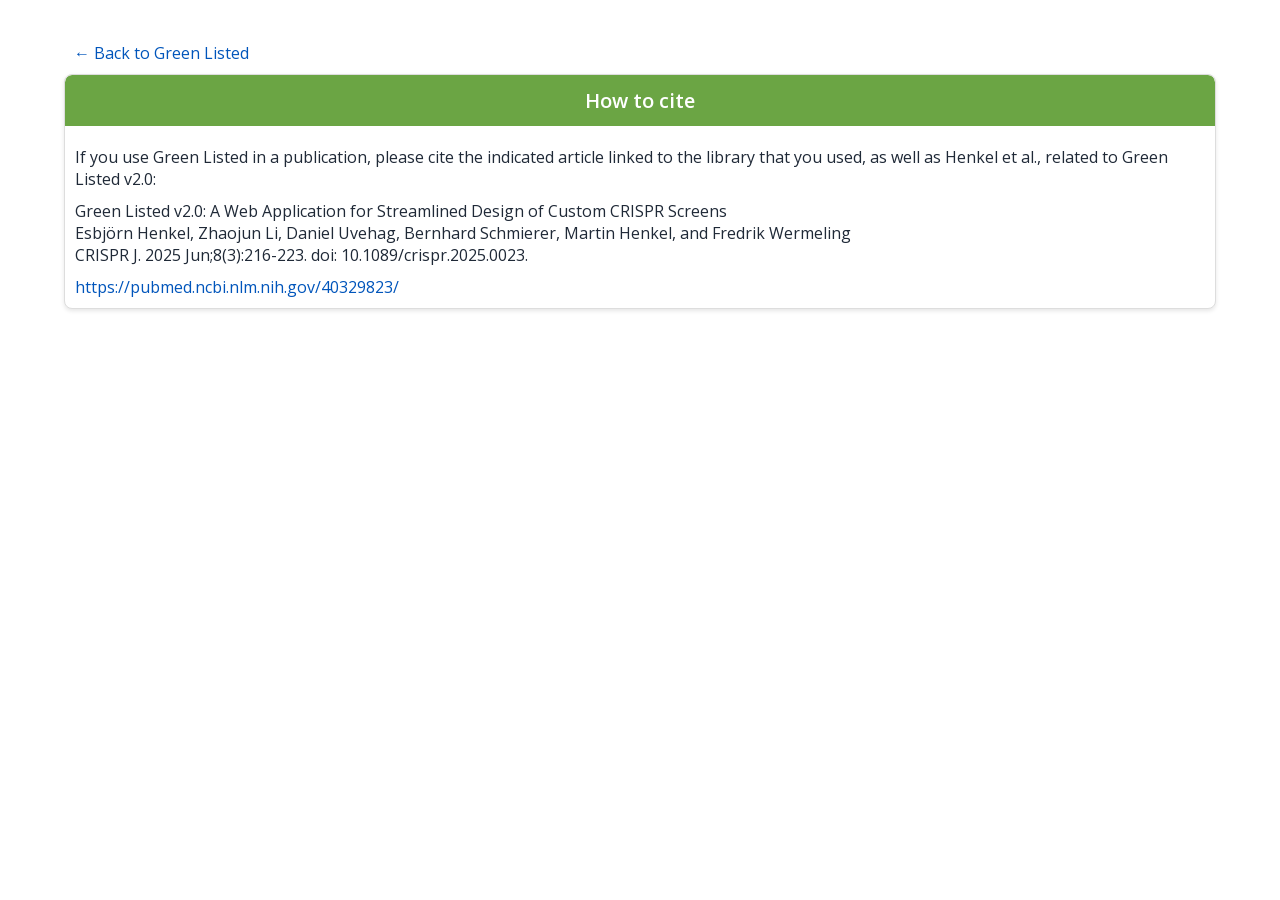
<file: infoHowToCite.html>
<!DOCTYPE html>
<html lang="en">

<head>
    <meta charset="UTF-8">
    <meta name="viewport" content="width=device-width, initial-scale=1.0">
    <title>How to Cite</title>
    <link rel="stylesheet" media="all" href="index.css">
</head>
<header></header>

<body>
    <p style="padding: 10px;"><a href="index.html">&larr; Back to Green Listed</a></p>
    <div class="plate">
        <h1 class="plateTitle">How to cite</h1>
        <div class="plateContent">
            <p>
                If you use Green Listed in a publication, please cite the indicated article linked to the library that you used, as well as Henkel et al., related to Green Listed v2.0:
            </p>
            <p>
                Green Listed v2.0: A Web Application for Streamlined Design of Custom CRISPR Screens<br/>
                Esbjörn Henkel, Zhaojun Li, Daniel Uvehag, Bernhard Schmierer, Martin Henkel, and Fredrik Wermeling<br/>
                CRISPR J. 2025 Jun;8(3):216-223. doi: 10.1089/crispr.2025.0023.<br/>
            </p>  
                <a href="https://pubmed.ncbi.nlm.nih.gov/40329823/">https://pubmed.ncbi.nlm.nih.gov/40329823/ </a>
        </div>
    </div>

</body>

</html>
</file>
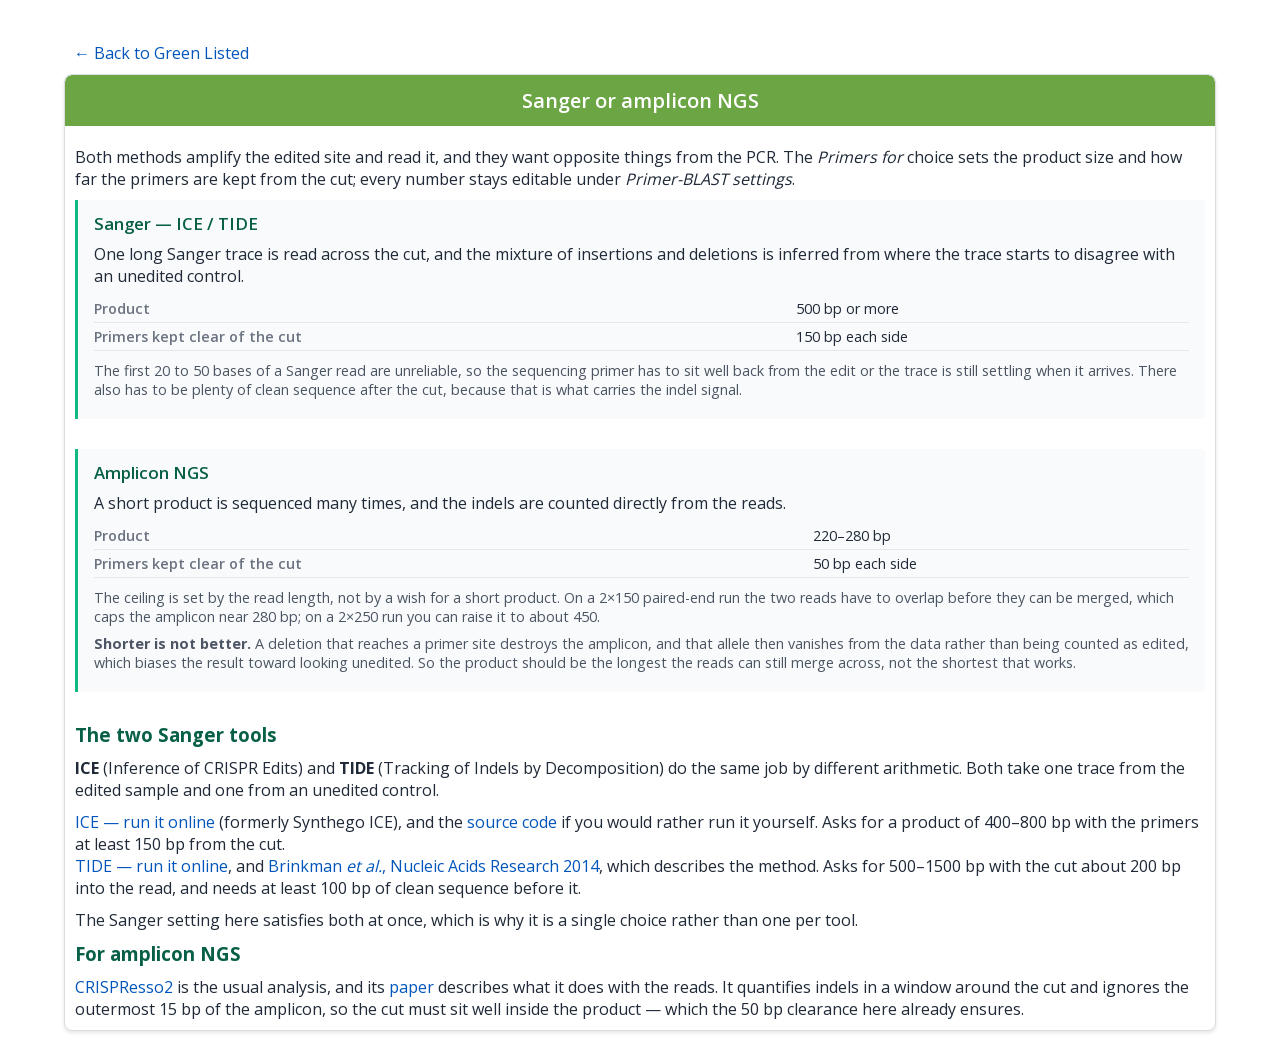
<file: infoPrimerReadouts.html>
<!DOCTYPE html>
<html lang="en">

<head>
    <meta charset="UTF-8">
    <meta name="viewport" content="width=device-width, initial-scale=1.0">
    <title>Reading an edit - Green Listed</title>
    <link rel="stylesheet" media="all" href="index.css">
</head>
<header></header>

<body>
    <p style="padding: 10px;"><a href="index.html">&larr; Back to Green Listed</a></p>
    <div class="plate">
        <h1 class="plateTitle">Sanger or amplicon NGS</h1>
        <div class="plateContent">

            <style>
                .roBlock { margin: 0 0 20px 0; padding: 12px 16px; border-left: 3px solid #10b981; background: #f9fafb; border-radius: 0 4px 4px 0; }
                .roBlock > h3 { font-size: 1.05rem; font-weight: 600; color: #065f46; margin: 0 0 8px 0; }
                .roBlock p { margin: 0 0 8px 0; }
                .roNums { width: 100%; border-collapse: collapse; margin: 8px 0 0 0; font-size: 0.9rem; }
                .roNums th, .roNums td { text-align: left; padding: 4px 10px 4px 0; border-bottom: 1px solid #e5e7eb; }
                .roNums th { color: #6b7280; font-weight: 600; }
                .roWhy { font-size: 0.9rem; color: #4b5563; }
            </style>

            <p>Both methods amplify the edited site and read it, and they want opposite things from the
                PCR. The <em>Primers for</em> choice sets the product size and how far the primers are kept
                from the cut; every number stays editable under <em>Primer-BLAST settings</em>.</p>

            <div class="roBlock">
                <h3>Sanger &mdash; ICE / TIDE</h3>
                <p>One long Sanger trace is read across the cut, and the mixture of insertions and
                    deletions is inferred from where the trace starts to disagree with an unedited control.</p>
                <table class="roNums">
                    <tr><th>Product</th><td>500&nbsp;bp or more</td></tr>
                    <tr><th>Primers kept clear of the cut</th><td>150&nbsp;bp each side</td></tr>
                </table>
                <p class="roWhy" style="margin-top:10px;">The first 20 to 50 bases of a Sanger read are
                    unreliable, so the sequencing primer has to sit well back from the edit or the trace is
                    still settling when it arrives. There also has to be plenty of clean sequence after the
                    cut, because that is what carries the indel signal.</p>
            </div>

            <div class="roBlock">
                <h3>Amplicon NGS</h3>
                <p>A short product is sequenced many times, and the indels are counted directly from the
                    reads.</p>
                <table class="roNums">
                    <tr><th>Product</th><td>220&ndash;280&nbsp;bp</td></tr>
                    <tr><th>Primers kept clear of the cut</th><td>50&nbsp;bp each side</td></tr>
                </table>
                <p class="roWhy" style="margin-top:10px;">The ceiling is set by the read length, not by a
                    wish for a short product. On a 2&times;150 paired-end run the two reads have to overlap
                    before they can be merged, which caps the amplicon near 280&nbsp;bp; on a 2&times;250 run
                    you can raise it to about 450.</p>
                <p class="roWhy"><b>Shorter is not better.</b> A deletion that reaches a primer site
                    destroys the amplicon, and that allele then vanishes from the data rather than being
                    counted as edited, which biases the result toward looking unedited. So the product
                    should be the longest the reads can still merge across, not the shortest that works.</p>
            </div>

            <h3 style="color:#065f46;">The two Sanger tools</h3>
            <p><b>ICE</b> (Inference of CRISPR Edits) and <b>TIDE</b> (Tracking of Indels by Decomposition)
                do the same job by different arithmetic. Both take one trace from the edited sample and one
                from an unedited control.</p>
            <ul>
                <li><a target="_blank" rel="noopener noreferrer" href="https://ice.editco.bio/">ICE &mdash;
                    run it online</a> (formerly Synthego ICE), and the
                    <a target="_blank" rel="noopener noreferrer" href="https://github.com/synthego-open/ice">source
                    code</a> if you would rather run it yourself. Asks for a product of 400&ndash;800&nbsp;bp
                    with the primers at least 150&nbsp;bp from the cut.</li>
                <li><a target="_blank" rel="noopener noreferrer" href="https://tide.nki.nl/">TIDE &mdash; run it
                    online</a>, and <a target="_blank" rel="noopener noreferrer"
                    href="https://doi.org/10.1093/nar/gku936">Brinkman <em>et al.</em>, Nucleic Acids Research
                    2014</a>, which describes the method. Asks for 500&ndash;1500&nbsp;bp with the cut about
                    200&nbsp;bp into the read, and needs at least 100&nbsp;bp of clean sequence before it.</li>
            </ul>
            <p>The Sanger setting here satisfies both at once, which is why it is a single choice rather
                than one per tool.</p>

            <h3 style="color:#065f46;">For amplicon NGS</h3>
            <p><a target="_blank" rel="noopener noreferrer" href="https://crispresso.pinellolab.partners.org/">CRISPResso2</a>
                is the usual analysis, and its
                <a target="_blank" rel="noopener noreferrer" href="https://doi.org/10.1038/s41587-019-0032-3">paper</a>
                describes what it does with the reads. It quantifies indels in a window around the cut and
                ignores the outermost 15&nbsp;bp of the amplicon, so the cut must sit well inside the
                product &mdash; which the 50&nbsp;bp clearance here already ensures.</p>

        </div>
    </div>
</body>

</html>
</file>
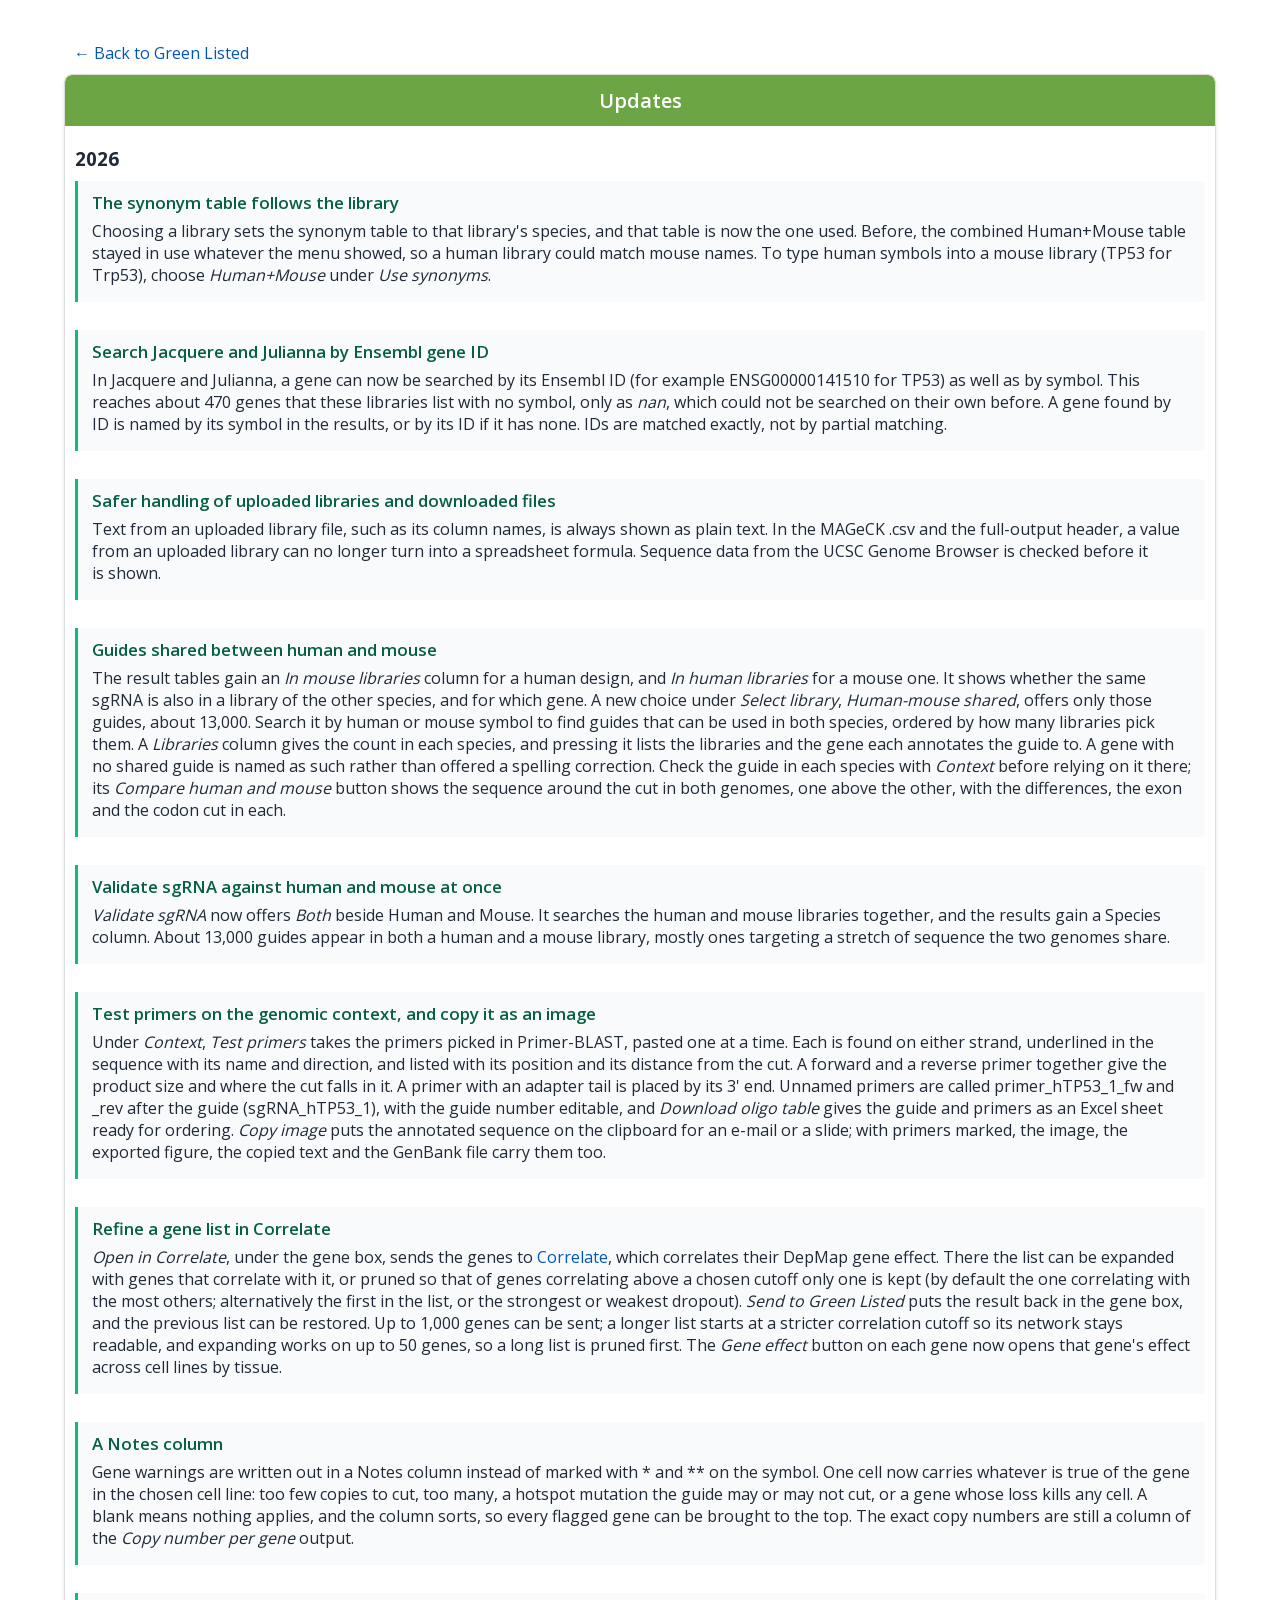
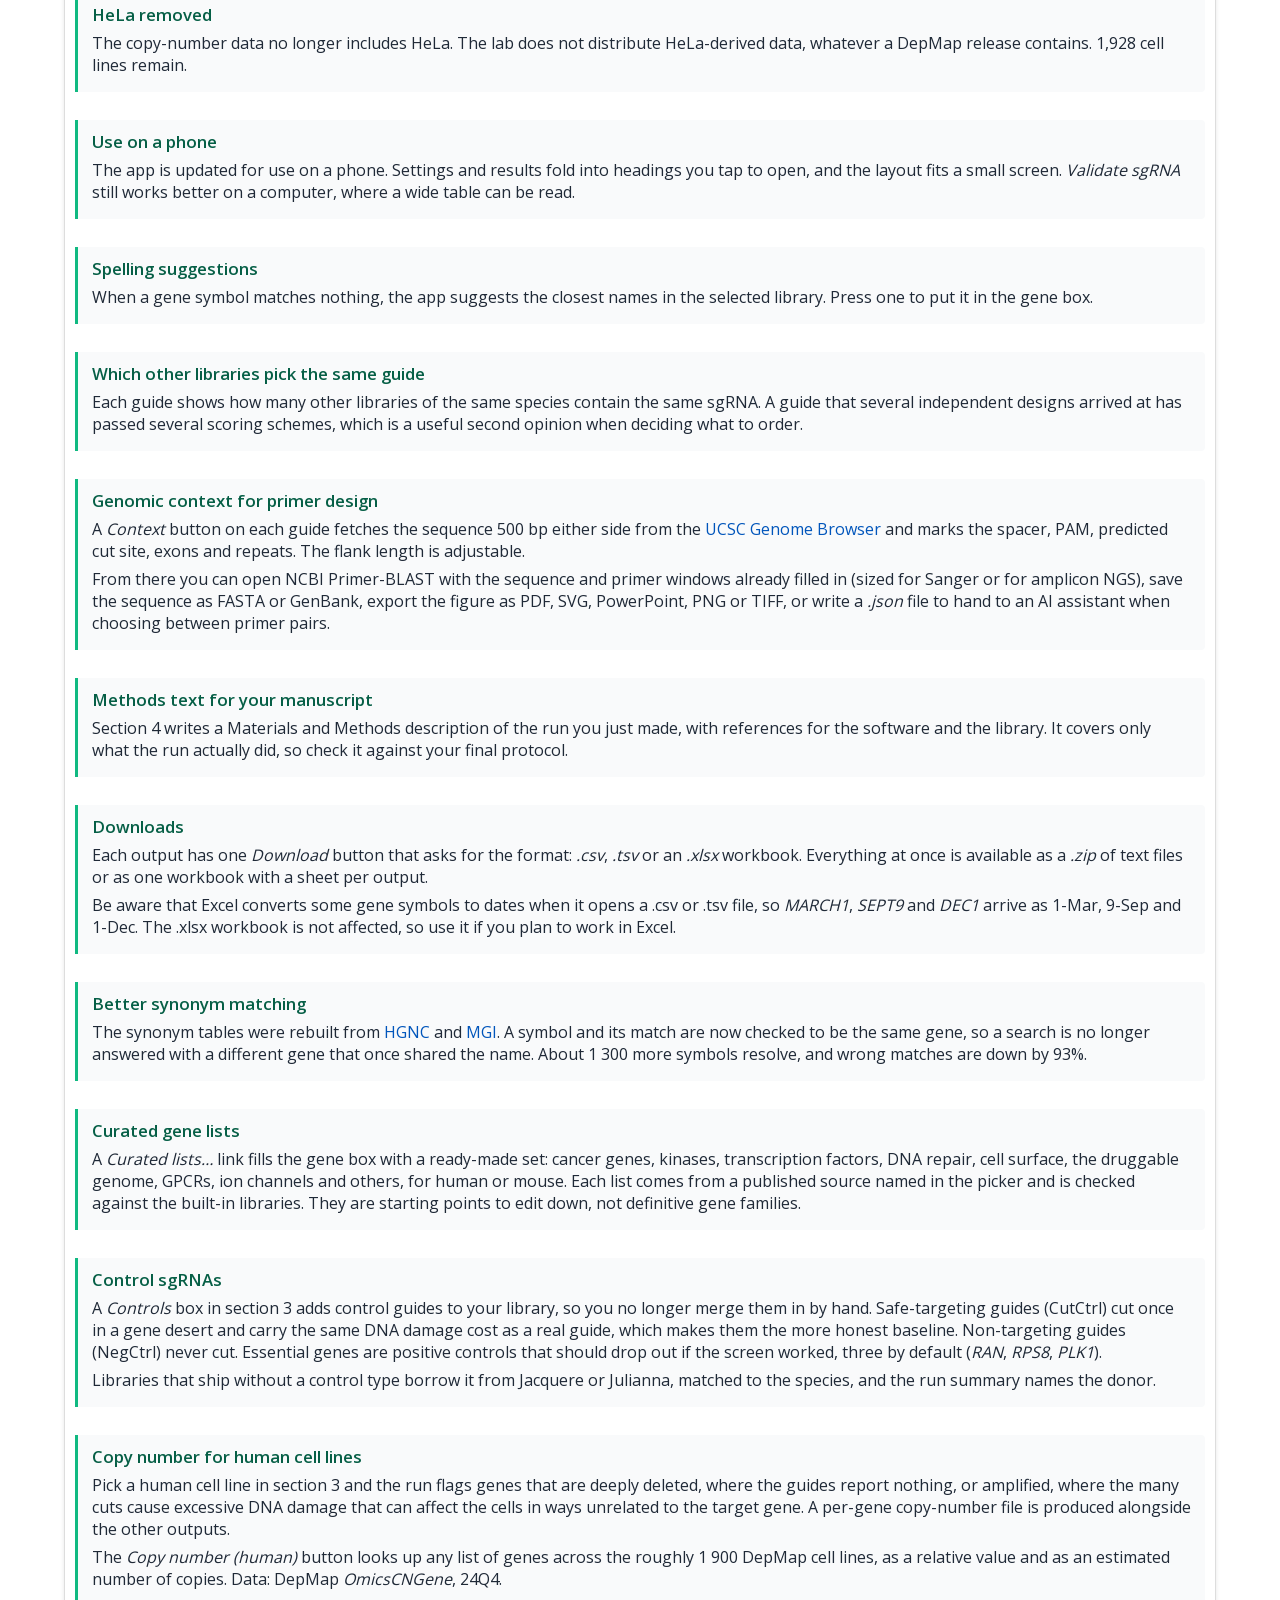
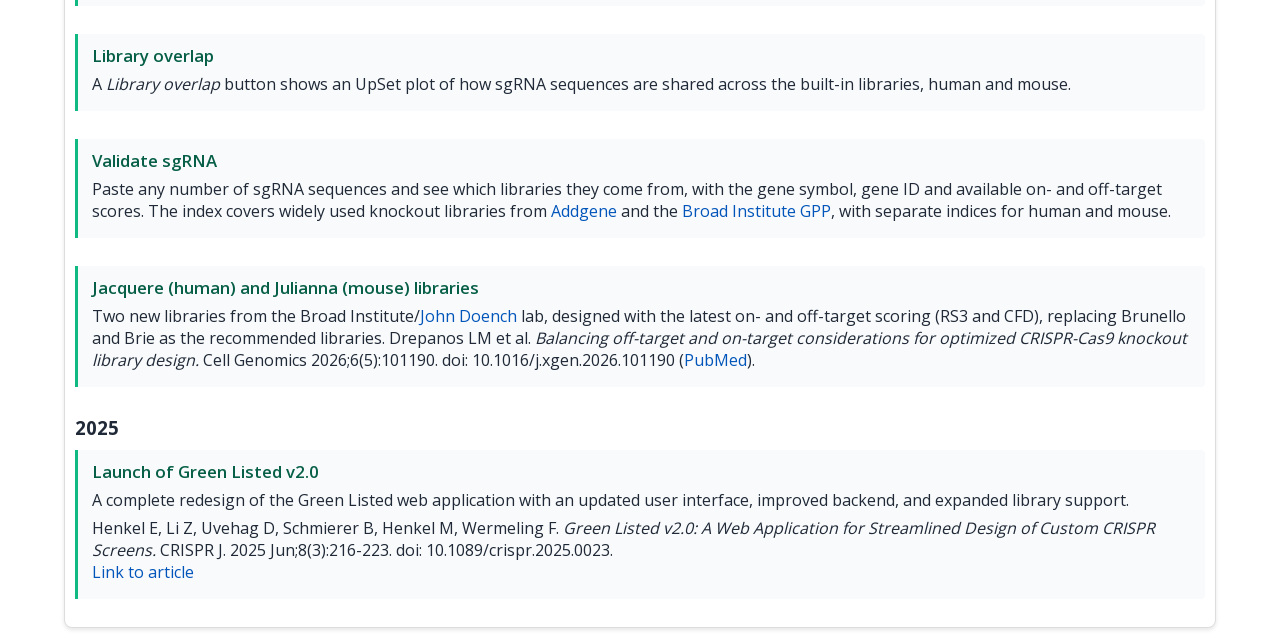
<file: infoUpdates.html>
<!DOCTYPE html>
<html lang="en">

<head>
    <meta charset="UTF-8">
    <meta name="viewport" content="width=device-width, initial-scale=1.0">
    <title>Updates - Green Listed</title>
    <link rel="stylesheet" media="all" href="index.css">
</head>
<header></header>

<body>
    <p style="padding: 10px;"><a href="index.html">&larr; Back to Green Listed</a></p>
    <div class="plate">
        <h1 class="plateTitle">Updates</h1>
        <div class="plateContent">

            <style>
                .updateEntry { margin: 0 0 18px 0; padding: 10px 14px; border-left: 3px solid #10b981; background: #f9fafb; border-radius: 0 4px 4px 0; }
                .updateEntry > .updateTitle { font-size: 1.05rem; font-weight: 600; color: #065f46; margin: 0 0 6px 0; }
                .updateEntry > p { margin: 0 0 6px 0; }
                .updateSubFeature { margin: 8px 0 0 0; padding: 8px 12px; background: #ffffff; border-left: 2px solid #a7f3d0; border-radius: 0 4px 4px 0; }
                .updateSubFeature > p { margin: 0; }
                .updateSubFeature .subTitle { font-weight: 600; color: #065f46; }
            </style>

            <h3>2026</h3>

            <div class="updateEntry">
                <div class="updateTitle">The synonym table follows the library</div>
                <p>Choosing a library sets the synonym table to that library's species, and that table is now the one used. Before, the combined Human+Mouse table stayed in use whatever the menu showed, so a human library could match mouse names. To type human symbols into a mouse library (TP53 for Trp53), choose <em>Human+Mouse</em> under <em>Use synonyms</em>.</p>
            </div>

            <div class="updateEntry">
                <div class="updateTitle">Search Jacquere and Julianna by Ensembl gene ID</div>
                <p>In Jacquere and Julianna, a gene can now be searched by its Ensembl ID (for example ENSG00000141510 for TP53) as well as by symbol. This reaches about 470 genes that these libraries list with no symbol, only as <em>nan</em>, which could not be searched on their own before. A gene found by ID is named by its symbol in the results, or by its ID if it has none. IDs are matched exactly, not by partial matching.</p>
            </div>

            <div class="updateEntry">
                <div class="updateTitle">Safer handling of uploaded libraries and downloaded files</div>
                <p>Text from an uploaded library file, such as its column names, is always shown as plain text. In the MAGeCK .csv and the full-output header, a value from an uploaded library can no longer turn into a spreadsheet formula. Sequence data from the UCSC Genome Browser is checked before it is shown.</p>
            </div>

            <div class="updateEntry">
                <div class="updateTitle">Guides shared between human and mouse</div>
                <p>The result tables gain an <em>In mouse libraries</em> column for a human design, and <em>In human libraries</em> for a mouse one. It shows whether the same sgRNA is also in a library of the other species, and for which gene. A new choice under <em>Select library</em>, <em>Human-mouse shared</em>, offers only those guides, about 13,000. Search it by human or mouse symbol to find guides that can be used in both species, ordered by how many libraries pick them. A <em>Libraries</em> column gives the count in each species, and pressing it lists the libraries and the gene each annotates the guide to. A gene with no shared guide is named as such rather than offered a spelling correction. Check the guide in each species with <em>Context</em> before relying on it there; its <em>Compare human and mouse</em> button shows the sequence around the cut in both genomes, one above the other, with the differences, the exon and the codon cut in each.</p>
            </div>

            <div class="updateEntry">
                <div class="updateTitle">Validate sgRNA against human and mouse at once</div>
                <p><em>Validate sgRNA</em> now offers <em>Both</em> beside Human and Mouse. It searches the human and mouse libraries together, and the results gain a Species column. About 13,000 guides appear in both a human and a mouse library, mostly ones targeting a stretch of sequence the two genomes share.</p>
            </div>

            <div class="updateEntry">
                <div class="updateTitle">Test primers on the genomic context, and copy it as an image</div>
                <p>Under <em>Context</em>, <em>Test primers</em> takes the primers picked in Primer-BLAST, pasted one at a time. Each is found
                    on either strand, underlined in the sequence with its name and direction, and listed with its position and its distance
                    from the cut. A forward and a reverse primer together give the product size and where the cut falls in it. A primer
                    with an adapter tail is placed by its 3' end. Unnamed primers are called primer_hTP53_1_fw and _rev after the guide
                    (sgRNA_hTP53_1), with the guide number editable, and <em>Download oligo table</em> gives the guide and primers as an Excel sheet ready for ordering.
                    <em>Copy image</em> puts the annotated sequence on the clipboard for an e-mail or a slide; with primers marked, the image,
                    the exported figure, the copied text and the GenBank file carry them too.</p>
            </div>

            <div class="updateEntry">
                <div class="updateTitle">Refine a gene list in Correlate</div>
                <p><em>Open in Correlate</em>, under the gene box, sends the genes to <a target="_blank" rel="noopener noreferrer" href="https://correlate.cmm.se/">Correlate</a>,
                    which correlates their DepMap gene effect. There the list can be expanded with genes that correlate with it, or pruned so
                    that of genes correlating above a chosen cutoff only one is kept (by default the one correlating with the most others;
                    alternatively the first in the list, or the strongest or weakest dropout). <em>Send to Green Listed</em> puts the result back in the gene box,
                    and the previous list can be restored. Up to 1,000 genes can be sent; a longer list starts at a stricter correlation cutoff so its network stays readable, and expanding works on up to 50 genes, so a long list is pruned first. The <em>Gene effect</em> button on each gene now opens that gene's effect across cell lines by tissue.</p>
            </div>

            <div class="updateEntry">
                <div class="updateTitle">A Notes column</div>
                <p>Gene warnings are written out in a Notes column instead of marked with * and ** on the symbol. One cell now
                    carries whatever is true of the gene in the chosen cell line: too few copies to cut, too many, a hotspot
                    mutation the guide may or may not cut, or a gene whose loss kills any cell. A blank means nothing applies,
                    and the column sorts, so every flagged gene can be brought to the top. The exact copy numbers are still a
                    column of the <em>Copy number per gene</em> output.</p>
            </div>

            <div class="updateEntry">
                <div class="updateTitle">HeLa removed</div>
                <p>The copy-number data no longer includes HeLa. The lab does not distribute HeLa-derived data, whatever a DepMap release contains. 1,928 cell lines remain.</p>
            </div>

            <div class="updateEntry">
                <div class="updateTitle">Use on a phone</div>
                <p>The app is updated for use on a phone. Settings and results fold into headings you tap to open, and the layout fits a small screen. <em>Validate sgRNA</em> still works better on a computer, where a wide table can be read.</p>
            </div>

            <div class="updateEntry">
                <div class="updateTitle">Spelling suggestions</div>
                <p>When a gene symbol matches nothing, the app suggests the closest names in the selected library. Press one to put it in the gene box.</p>
            </div>

            <div class="updateEntry">
                <div class="updateTitle">Which other libraries pick the same guide</div>
                <p>Each guide shows how many other libraries of the same species contain the same sgRNA. A guide that several independent designs arrived at has passed several scoring schemes, which is a useful second opinion when deciding what to order.</p>
            </div>

            <div class="updateEntry">
                <div class="updateTitle">Genomic context for primer design</div>
                <p>A <em>Context</em> button on each guide fetches the sequence 500&nbsp;bp either side from the <a target="_blank" rel="noopener noreferrer" href="https://genome.ucsc.edu/">UCSC Genome Browser</a> and marks the spacer, PAM, predicted cut site, exons and repeats. The flank length is adjustable.</p>
                <p>From there you can open NCBI Primer-BLAST with the sequence and primer windows already filled in (sized for Sanger or for amplicon NGS), save the sequence as FASTA or GenBank, export the figure as PDF, SVG, PowerPoint, PNG or TIFF, or write a <em>.json</em> file to hand to an AI assistant when choosing between primer pairs.</p>
            </div>

            <div class="updateEntry">
                <div class="updateTitle">Methods text for your manuscript</div>
                <p>Section 4 writes a Materials and Methods description of the run you just made, with references for the software and the library. It covers only what the run actually did, so check it against your final protocol.</p>
            </div>

            <div class="updateEntry">
                <div class="updateTitle">Downloads</div>
                <p>Each output has one <em>Download</em> button that asks for the format: <em>.csv</em>, <em>.tsv</em> or an <em>.xlsx</em> workbook. Everything at once is available as a <em>.zip</em> of text files or as one workbook with a sheet per output.</p>
                <p>Be aware that Excel converts some gene symbols to dates when it opens a .csv or .tsv file, so <em>MARCH1</em>, <em>SEPT9</em> and <em>DEC1</em> arrive as 1-Mar, 9-Sep and 1-Dec. The .xlsx workbook is not affected, so use it if you plan to work in Excel.</p>
            </div>

            <div class="updateEntry">
                <div class="updateTitle">Better synonym matching</div>
                <p>The synonym tables were rebuilt from <a target="_blank" rel="noopener noreferrer" href="https://www.genenames.org/">HGNC</a> and <a target="_blank" rel="noopener noreferrer" href="https://www.informatics.jax.org/">MGI</a>. A symbol and its match are now checked to be the same gene, so a search is no longer answered with a different gene that once shared the name. About 1&nbsp;300 more symbols resolve, and wrong matches are down by 93%.</p>
            </div>

            <div class="updateEntry">
                <div class="updateTitle">Curated gene lists</div>
                <p>A <em>Curated lists&hellip;</em> link fills the gene box with a ready-made set: cancer genes, kinases, transcription factors, DNA repair, cell surface, the druggable genome, GPCRs, ion channels and others, for human or mouse. Each list comes from a published source named in the picker and is checked against the built-in libraries. They are starting points to edit down, not definitive gene families.</p>
            </div>

            <div class="updateEntry">
                <div class="updateTitle">Control sgRNAs</div>
                <p>A <em>Controls</em> box in section 3 adds control guides to your library, so you no longer merge them in by hand. Safe-targeting guides (CutCtrl) cut once in a gene desert and carry the same DNA damage cost as a real guide, which makes them the more honest baseline. Non-targeting guides (NegCtrl) never cut. Essential genes are positive controls that should drop out if the screen worked, three by default (<em>RAN</em>, <em>RPS8</em>, <em>PLK1</em>).</p>
                <p>Libraries that ship without a control type borrow it from Jacquere or Julianna, matched to the species, and the run summary names the donor.</p>
            </div>

            <div class="updateEntry">
                <div class="updateTitle">Copy number for human cell lines</div>
                <p>Pick a human cell line in section 3 and the run flags genes that are deeply deleted, where the guides report nothing, or amplified, where the many cuts cause excessive DNA damage that can affect the cells in ways unrelated to the target gene. A per-gene copy-number file is produced alongside the other outputs.</p>
                <p>The <em>Copy number (human)</em> button looks up any list of genes across the roughly 1&nbsp;900 DepMap cell lines, as a relative value and as an estimated number of copies. Data: DepMap <em>OmicsCNGene</em>, 24Q4.</p>
            </div>

            <div class="updateEntry">
                <div class="updateTitle">Library overlap</div>
                <p>A <em>Library overlap</em> button shows an UpSet plot of how sgRNA sequences are shared across the built-in libraries, human and mouse.</p>
            </div>

            <div class="updateEntry">
                <div class="updateTitle">Validate sgRNA</div>
                <p>Paste any number of sgRNA sequences and see which libraries they come from, with the gene symbol, gene ID and available on- and off-target scores. The index covers widely used knockout libraries from <a target="_blank" href="https://www.addgene.org/pooled-library/#crispr">Addgene</a> and the <a target="_blank" href="https://portals.broadinstitute.org/gpp/public/pool/index">Broad Institute GPP</a>, with separate indices for human and mouse.</p>
            </div>

            <div class="updateEntry">
                <div class="updateTitle">Jacquere (human) and Julianna (mouse) libraries</div>
                <p>Two new libraries from the Broad Institute/<a target="_blank" href="https://www.broadinstitute.org/bios/john-doench">John Doench</a> lab, designed with the latest on- and off-target scoring (RS3 and CFD), replacing Brunello and Brie as the recommended libraries. Drepanos LM et al. <em>Balancing off-target and on-target considerations for optimized CRISPR-Cas9 knockout library design.</em> Cell Genomics 2026;6(5):101190. doi: 10.1016/j.xgen.2026.101190 (<a target="_blank" href="https://pubmed.ncbi.nlm.nih.gov/41887225/">PubMed</a>).</p>
        </div>

            <h3>2025</h3>

            <div class="updateEntry">
                <div class="updateTitle">Launch of Green Listed v2.0</div>
                <p>A complete redesign of the Green Listed web application with an updated user interface, improved backend, and expanded library support.</p>
                <p>Henkel E, Li Z, Uvehag D, Schmierer B, Henkel M, Wermeling F. <em>Green Listed v2.0: A Web Application for Streamlined Design of Custom CRISPR Screens.</em>
                    CRISPR J. 2025 Jun;8(3):216-223. doi: 10.1089/crispr.2025.0023.<br/>
                    <a target="_blank" href="https://pubmed.ncbi.nlm.nih.gov/40329823/">Link to article</a></p>
            </div>

        </div>
    </div>

</body>

</html>
</file>
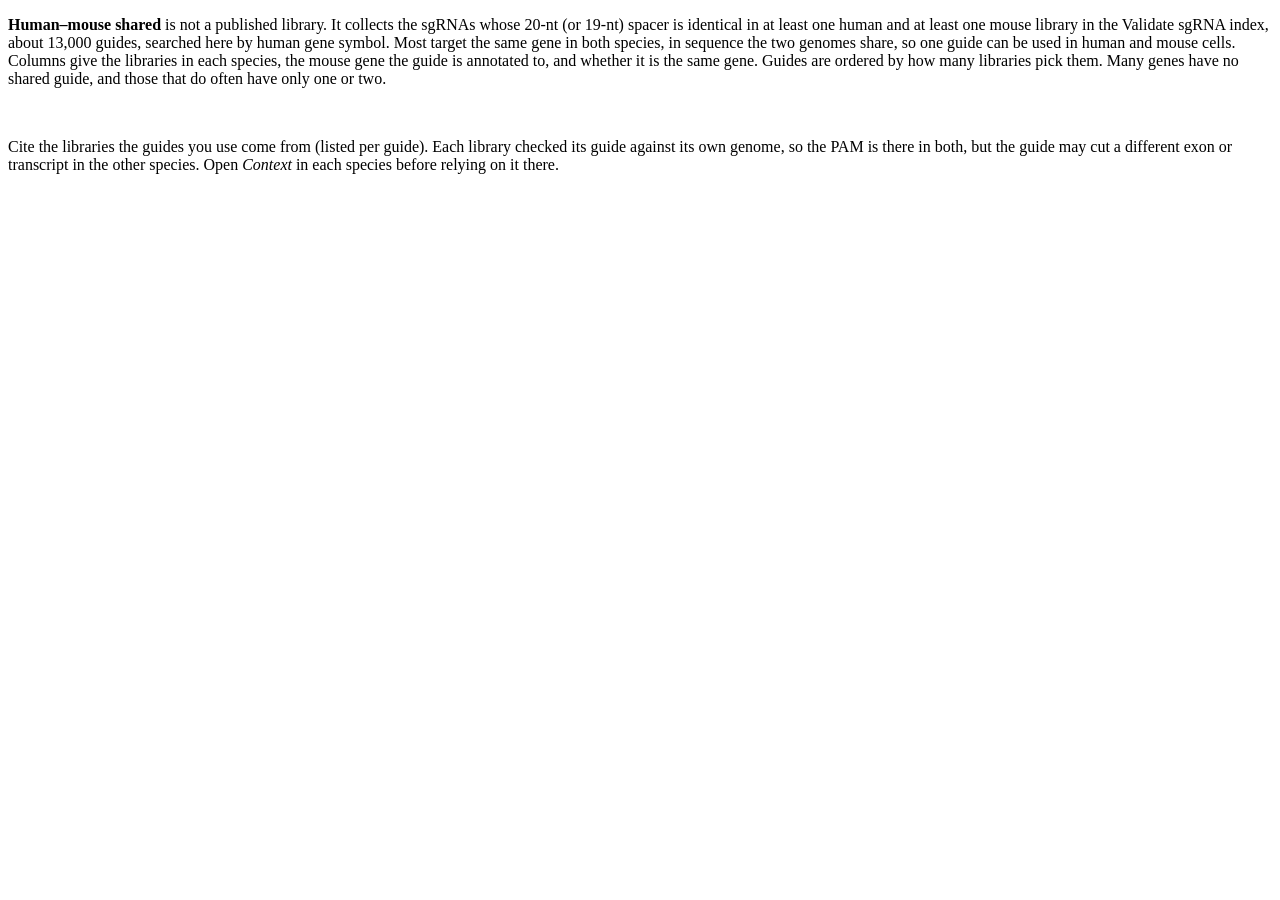
<file: libraries/Human-mouse shared (human).html>
<!DOCTYPE html>
<html lang="en">

<head>
    <meta charset="UTF-8">
    <meta name="viewport" content="width=device-width, initial-scale=1.0">
</head>

<body>
    <p>
        <b>Human&ndash;mouse shared</b> is not a published library. It collects the sgRNAs whose 20-nt (or 19-nt) spacer is
        identical in at least one human and at least one mouse library in the Validate sgRNA index, about 13,000 guides,
        searched here by human gene symbol. Most target the same gene in both species, in sequence the two genomes share, so one guide
        can be used in human and mouse cells. Columns give the libraries in each species, the mouse gene the guide is
        annotated to, and whether it is the same gene. Guides are ordered by how many libraries pick them. Many genes have
        no shared guide, and those that do often have only one or two.
    </p>
    <br>
    <p>
        Cite the libraries the guides you use come from (listed per guide). Each library checked its guide against its own genome, so the PAM is there in both, but the guide may cut a different exon or transcript in the other species. Open <em>Context</em> in each species before relying on it there.
    </p>
</body>

</html>
</file>
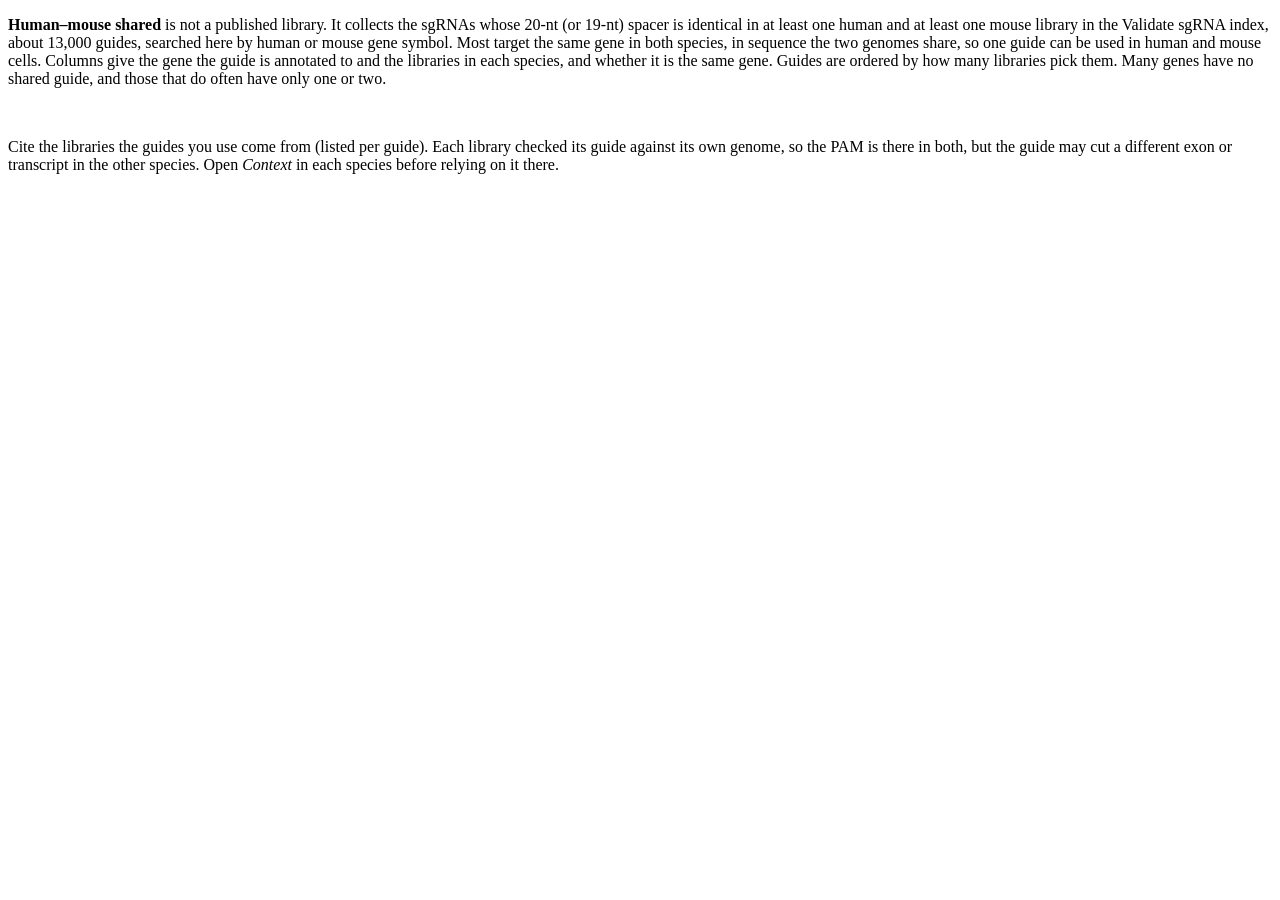
<file: libraries/Human-mouse shared.html>
<!DOCTYPE html>
<html lang="en">

<head>
    <meta charset="UTF-8">
    <meta name="viewport" content="width=device-width, initial-scale=1.0">
</head>

<body>
    <p>
        <b>Human&ndash;mouse shared</b> is not a published library. It collects the sgRNAs whose 20-nt (or 19-nt) spacer is
        identical in at least one human and at least one mouse library in the Validate sgRNA index, about 13,000 guides,
        searched here by human or mouse gene symbol. Most target the same gene in both species, in sequence the two genomes share, so one guide
        can be used in human and mouse cells. Columns give the gene the guide is annotated to and the libraries in each
        species, and whether it is the same gene. Guides are ordered by how many libraries pick them. Many genes have
        no shared guide, and those that do often have only one or two.
    </p>
    <br>
    <p>
        Cite the libraries the guides you use come from (listed per guide). Each library checked its guide against its own genome, so the PAM is there in both, but the guide may cut a different exon or transcript in the other species. Open <em>Context</em> in each species before relying on it there.
    </p>
</body>

</html>
</file>
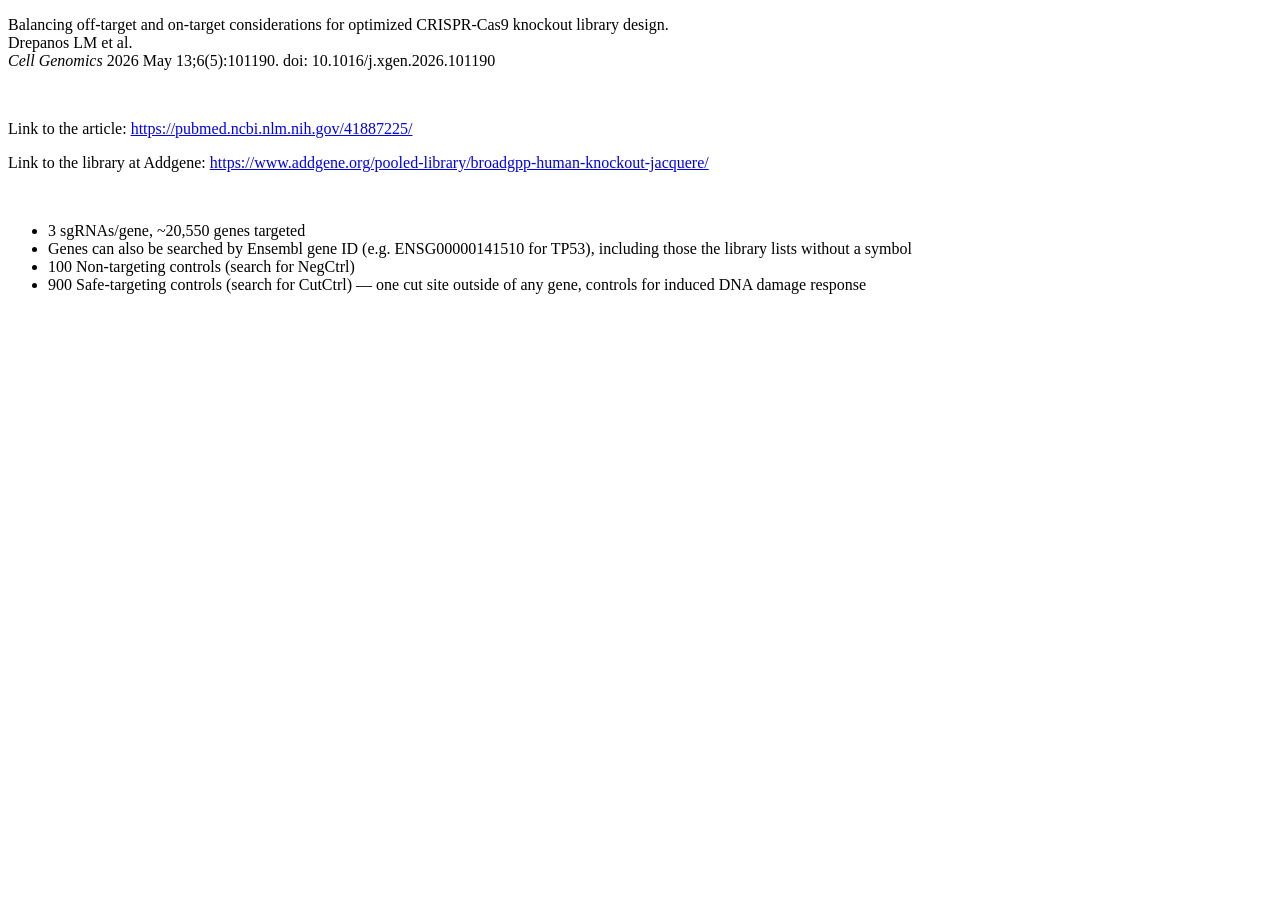
<file: libraries/Jacquere (human).html>
<!DOCTYPE html>
<html lang="en">

<head>
    <meta charset="UTF-8">
    <meta name="viewport" content="width=device-width, initial-scale=1.0">
    <title>Optimized CRISPR-Cas9 Knockout Library Design</title>
</head>

<body>
    <p>
        Balancing off-target and on-target considerations for optimized CRISPR-Cas9 knockout library design.<br>
        Drepanos LM et al.<br>
        <em>Cell Genomics</em> 2026 May 13;6(5):101190. doi: 10.1016/j.xgen.2026.101190
    </p>
    <br>
    <p>
        Link to the article: <a href="https://pubmed.ncbi.nlm.nih.gov/41887225/"
            target="_blank">https://pubmed.ncbi.nlm.nih.gov/41887225/</a>
    </p>
    <p>
        Link to the library at Addgene: <a
            href="https://www.addgene.org/pooled-library/broadgpp-human-knockout-jacquere/"
            target="_blank">https://www.addgene.org/pooled-library/broadgpp-human-knockout-jacquere/</a>
    </p>
    <br>
    <ul>
        <li>3 sgRNAs/gene, ~20,550 genes targeted</li>
        <li>Genes can also be searched by Ensembl gene ID (e.g. ENSG00000141510 for TP53), including those the library lists without a symbol</li>
        <li>100 Non-targeting controls (search for NegCtrl)</li>
        <li>900 Safe-targeting controls (search for CutCtrl) — one cut site outside of any gene, controls for
            induced DNA damage response</li>
    </ul>
</body>

</html>
</file>
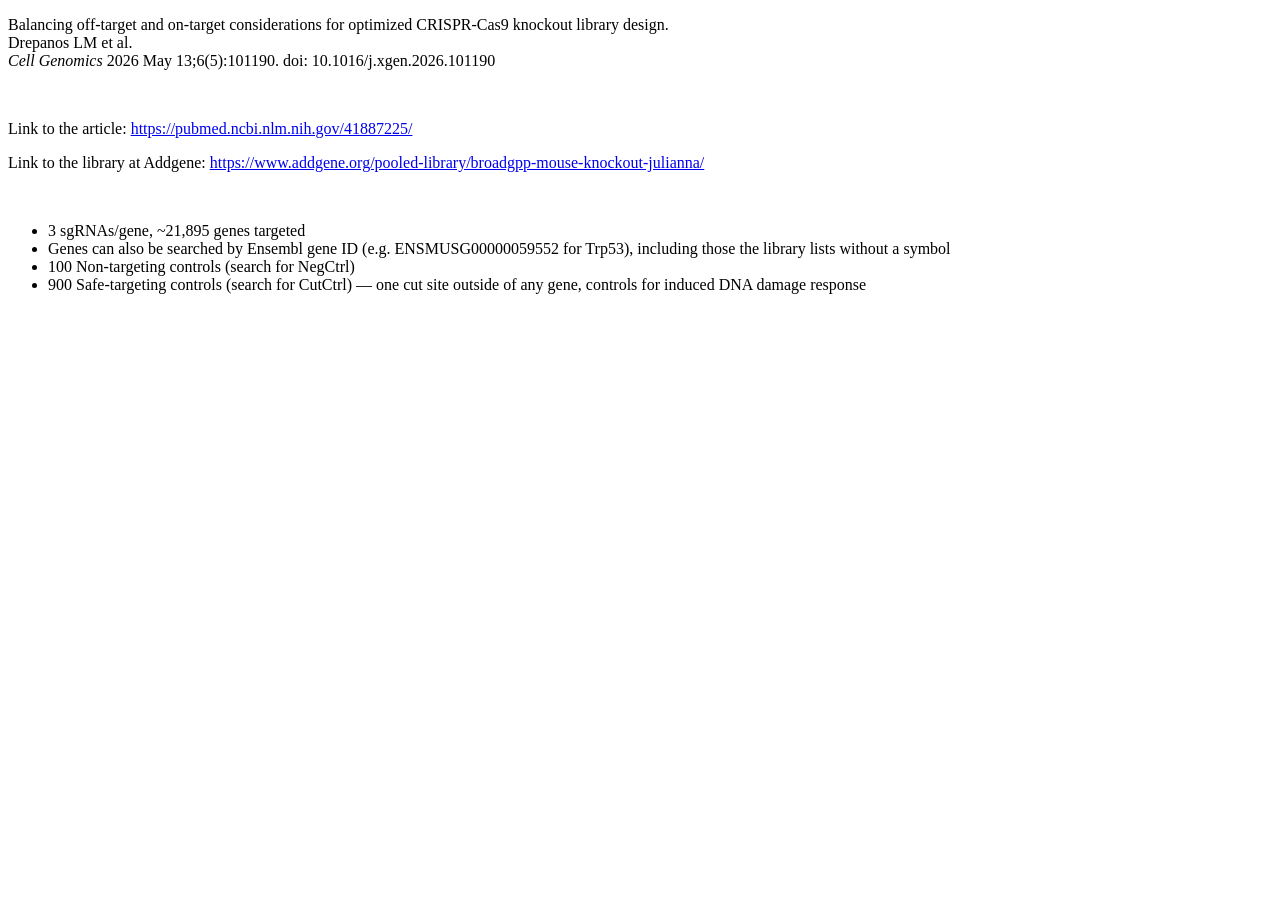
<file: libraries/Julianna (mouse).html>
<!DOCTYPE html>
<html lang="en">

<head>
    <meta charset="UTF-8">
    <meta name="viewport" content="width=device-width, initial-scale=1.0">
    <title>Optimized CRISPR-Cas9 Knockout Library Design</title>
</head>

<body>
    <p>
        Balancing off-target and on-target considerations for optimized CRISPR-Cas9 knockout library design.<br>
        Drepanos LM et al.<br>
        <em>Cell Genomics</em> 2026 May 13;6(5):101190. doi: 10.1016/j.xgen.2026.101190
    </p>
    <br>
    <p>
        Link to the article: <a href="https://pubmed.ncbi.nlm.nih.gov/41887225/"
            target="_blank">https://pubmed.ncbi.nlm.nih.gov/41887225/</a>
    </p>
    <p>
        Link to the library at Addgene: <a
            href="https://www.addgene.org/pooled-library/broadgpp-mouse-knockout-julianna/"
            target="_blank">https://www.addgene.org/pooled-library/broadgpp-mouse-knockout-julianna/</a>
    </p>
    <br>
    <ul>
        <li>3 sgRNAs/gene, ~21,895 genes targeted</li>
        <li>Genes can also be searched by Ensembl gene ID (e.g. ENSMUSG00000059552 for Trp53), including those the library lists without a symbol</li>
        <li>100 Non-targeting controls (search for NegCtrl)</li>
        <li>900 Safe-targeting controls (search for CutCtrl) — one cut site outside of any gene, controls for
            induced DNA damage response</li>
    </ul>
</body>

</html>
</file>
<file: index.css>
/* Self-hosted so the app makes no third-party request and works offline or
   behind a firewall. One variable file covers 400/600/700. */
@font-face {
    font-family: 'Open Sans';
    font-style: normal;
    font-weight: 300 800;
    font-display: swap;
    src: url('fonts/open-sans-latin.woff2') format('woff2');
    unicode-range: U+0000-00FF, U+0131, U+0152-0153, U+02BB-02BC, U+02C6, U+02DA, U+02DC,
                   U+0304, U+0308, U+0329, U+2000-206F, U+20AC, U+2122, U+2191, U+2193,
                   U+2212, U+2215, U+FEFF, U+FFFD;
}
@font-face {
    font-family: 'Open Sans';
    font-style: normal;
    font-weight: 300 800;
    font-display: swap;
    src: url('fonts/open-sans-latin-ext.woff2') format('woff2');
    unicode-range: U+0100-02BA, U+02BD-02C5, U+02C7-02CC, U+02CE-02D7, U+02DD-02FF,
                   U+0304, U+0308, U+0329, U+1D00-1DBF, U+1E00-1E9F, U+1EF2-1EFF,
                   U+2020, U+20A0-20AB, U+20AD-20C0, U+2113, U+2C60-2C7F, U+A720-A7FF;
}

:root {
    /* Set sans-serif fonts */
    --sans-font: 'Open Sans', -apple-system, BlinkMacSystemFont, "Segoe UI",
        Roboto, Helvetica, Arial, sans-serif;

    /* Nucleotide runs read better fixed-width: the bases line up, and a
       lower-case string of acgt stops looking like a word. */
    /* Controls, not prose. The platform's own interface face is hinted and
       fitted for small bold text in a way a downloaded webfont is not, and
       button labels are the smallest bold text in the app. Open Sans stays
       for everything that is read rather than clicked. */
    --ui-font: -apple-system, BlinkMacSystemFont, "Segoe UI Variable Text", "Segoe UI",
               "Liberation Sans", Roboto, "Helvetica Neue", Arial, sans-serif;

    --monoFont: ui-monospace, SFMono-Regular, "SF Mono", Menlo, Consolas,
        "Liberation Mono", monospace;

    --base-fontsize: 1.15rem;
    --header-scale: 1.25rem;
    --line-height: 1.618;

    /* Halfway between the two apps' greens. The logo's own green sits at hue
       83 and Correlate's at 109; this ramp is built at 96, close enough to the
       wordmark to sit beside it and close enough to Correlate that the two
       apps read as a pair. Lightness steps are Correlate's throughout. */
    --green-900: #3b5e23;
    --green-800: #4c782e;
    --green-700: #5d9239;
    --green-600: #6ba544;
    --green-500: #7ab950;
    --green-400: #98cd74;
    --green-300: #b2dd95;
    --green-200: #cdebb9;
    --green-100: #e6f6dc;
    --green-50: #f3faee;
    --gray-700: #374151;
    --gray-600: #4b5563;
    --gray-500: #6b7280;
    --gray-400: #9ca3af;
    --gray-200: #e5e7eb;
    --gray-100: #f3f4f6;
    --earth-700: #8a6a3a;
    --earth-300: #d6c19a;
    --earth-50: #f5efe2;

    /* Varibles */
    --outlineColor: lightGray;
    --smallBorderRadius: 5px;

    --plateBackroundColor: white;
    --mainColor: var(--green-600);
    --plateRadius: 8px;
    --titleColor: white;

    --inputColor: white;
    --buttonColor: var(--gray-100);
    --inputRadius: 6px;

    --redColor: #ffdddd;
    --greenColor: green;
}

/* iOS inflates the text of any block it decides is too wide to read, which
   is how one column of a results table came out half again the size of the
   one beside it: the table is wider than a phone, so Safari "helpfully" grew
   the longest column. The table scrolls sideways on purpose and needs no
   help. */
html {
    -webkit-text-size-adjust: 100%;
    text-size-adjust: 100%;
}

* {
    font-family: var(--sans-font);
    padding: 0px;
    border: 0px;
    margin: 0px;
    /* font-size: 1.5rem; */
    /* Changes scale of ALL text  */
}

body {
    color: #1f2937;
    /* No -webkit-font-smoothing: antialiased here.
       On a retina Mac it turns off subpixel rendering and draws every glyph a
       fraction thinner, which at 11 and 12 px reads as a low-resolution
       button rather than as a design choice. The OS default is heavier and
       crisper, and small bold labels are exactly where that shows. */
    text-wrap: pretty;
    padding-right: 10%;
    padding-left: 10%;
}


@media only screen and (max-width: 1280px) {
    body {
        padding-right: 5%;
        padding-left: 5%;
    }
}

@media only screen and (max-width: 1024px) {
    body {
        padding-right: 2%;
        padding-left: 2%;
    }
}


header {
    padding: 0.5rem 1.5rem 1.5rem 1.5rem;
    display: flex;
    align-content: center;
    justify-content: center;
}

/* Any image in the header stays inside the viewport on a phone. */
header img {
    max-width: 100%;
    height: auto;
}

/* width:100% plus padding and a border overflows without this, which pushed
   the cell-line search box past the edge of the modal on a phone. */
#cnPickerSearch {
    box-sizing: border-box;
}

/* Three buttons do not fit on one line at phone width. */
#cnPickerMatrixBtn {
    margin-right: auto;
}

header nav {
    display: flex;
    flex-wrap: wrap;
    justify-content: center;
}

.centerContent {
    margin-left: auto;
    margin-right: auto;
    /* A flex item is as wide as its content unless told otherwise, and its
       content here is the logo, whose own max-width is a percentage of THIS
       element. So the two agreed on 945 px between them and never consulted
       the screen: on a phone the lockup sat centred in a box wider than the
       viewport and was cropped on both sides, and the links under it went
       with it. Pinned to the header's width, the percentage means the screen. */
    width: 100%;
    min-width: 0;
}

nav {
    text-align: center;
}

nav>* {
    padding-left: 0.5rem;
    padding-right: 0.5rem;
}

main {
    display: grid;
    grid-template-columns: repeat(3, 1fr);
    gap: 20px;
}

main>* {
    width: 100%;
}

main>*:last-child {
    grid-column: span 3;
}

code {
    font-family: var(--monoFont);
}

select {
    border-radius: var(--inputRadius);
    border: 1px solid var(--outlineColor);
    font-size: calc(var(--header-scale) * 0.8);
    padding: 0.2rem 0.4rem;
    background: white;
    align-self: center;
}

button {
    border-radius: var(--inputRadius);
    font-size: 14px;
    font-weight: 600;
    font-family: var(--ui-font);
    /* No letter-spacing. 0.01em is a fraction of a pixel, and on a display
       drawing one device pixel per CSS pixel that fraction pushes each glyph
       a little further off the pixel grid than the last. It helps on a
       retina panel and hurts on an ordinary one, and an ordinary one is the
       harder case. */
    padding: 8px 18px;
    /* Named properties, not `all`. With `all` the browser has to be ready to
       animate transform and filter too, which promotes the button to its own
       composited layer, and a composited layer rasterises its text once. That
       is what made small button labels look soft. */
    transition: background-color 0.15s ease, border-color 0.15s ease, color 0.15s ease, box-shadow 0.15s ease;
    background: var(--gray-100);
    /* --gray-700, not --gray-600. Button labels are the smallest bold text on
       the page, and a mid grey on a light grey ground left too little
       contrast for them to look sharp. */
    color: var(--gray-700);
    align-self: center;
    border: 1px solid var(--gray-200);
    text-wrap: balance;
}

/* A darker ground rather than filter: brightness(). A filter forces the
   element onto a composited layer for as long as it is applied, and the text
   on that layer is drawn from a raster rather than from the outlines. */
button:hover {
    background: var(--gray-200);
    cursor: pointer;
}

button:disabled {
    opacity: 0.45;
    cursor: not-allowed;
}

/* The one action that starts the run. Everything else on the page is a
   setting or a download, so exactly one control carries the brand color. */
.btn-primary {
    background: var(--green-600);
    color: white;
    border-color: var(--green-600);
}

.btn-primary:hover {
    background: var(--green-700);
    border-color: var(--green-700);
    box-shadow: 0 2px 8px rgba(22, 163, 74, 0.3);
}

/* Secondary actions that still belong to the app's own vocabulary. */
.btn-outline {
    background: white;
    border: 1px solid var(--green-600);
    color: var(--green-700);
}

.btn-outline:hover {
    background: var(--green-50);
}

textarea {
    padding: 5px;
    background: var(--inputColor);
    border: 1px solid var(--outlineColor);
    border-radius: var(--inputRadius);
    height: 240px;
    font-size: 0.9rem;
}

input {
    /* One height for every text field, and room inside it for the text.
       This used to be height: 20px, which was the height of the content
       before these became border-box; as a border-box height it left 8px for
       a 14px line, and the cell-line box was the worst of them. */
    min-height: 32px;
    padding: 4px 8px;
    text-align: center;
    background: var(--inputColor);
    border: 1px solid var(--outlineColor);
    border-radius: var(--inputRadius);
    /* A field asked to fill its panel has to mean the panel, not the panel
       plus its own padding and border. Without this the cell-line box ran
       8px past the edge of the box it sits in. */
    box-sizing: border-box;
}

select,
textarea {
    box-sizing: border-box;
}


summary {
    cursor: pointer;
}

table {
    border-collapse: collapse;
}

table, td, th, code, input[type=number] {
    font-variant-numeric: tabular-nums;
}



td>input {
    width: 95%;
}

/* A checkbox is not a text box. The rules above give every input a 20px
   height, a white ground, a border, a 6px radius and, in a table cell, 95%
   of the cell's width. Chrome draws a native checkbox regardless and ignores
   most of that; iOS takes it literally, and what it drew for the three
   control checkboxes was a dot a finger could not find. Sized outright, and
   the same on every device so the two never differ. */
input[type="checkbox"],
input[type="radio"],
td > input[type="checkbox"],
td > input[type="radio"] {
    -webkit-appearance: auto;
    appearance: auto;
    width: 18px;
    height: 18px;
    min-width: 18px;
    /* Not the 32px the text fields take. */
    min-height: 18px;
    padding: 0;
    margin: 0;
    border: none;
    background: none;
    border-radius: 0;
    vertical-align: middle;
    accent-color: var(--green-600);
}

td {
    padding: 5px;
}

td:first-child {
    width: 100px;
}

tr {
    width: 100%;
}

a {
    color: #0055bb;
    text-decoration: none;
}

a:hover {
    text-decoration: underline;
}


.justifyCenter {
    display: flex;
    gap: 5px;
    align-items: center;
}

.plate {
    display: flex;
    flex-direction: column;
    gap: 10px;

    overflow: hidden;
    background: var(--plateBackroundColor);

    border-radius: var(--plateRadius);
    border: 1px solid #ddd;
    box-shadow: 0 2px 4px rgba(0, 0, 0, 0.1);
    margin-bottom: 16px;
}

.plateTitle {
    background-color: var(--mainColor);
    color: var(--titleColor);
    font-size: var(--header-scale);
    font-weight: 600;
    text-align: center;
    text-wrap: balance;

    border-radius: calc(var(--plateRadius) - 1px) calc(var(--plateRadius) - 1px) 0 0;
    padding: 12px 20px;
}

.smallPlate {
    display: flex;
    flex-direction: column;

    overflow: hidden;
    background: var(--plateBackroundColor);
    border: 1px solid var(--gray-200);

    border-radius: var(--smallBorderRadius);
    /*border: 1px solid var(--outlineColor); */
}

.smallTitle {
    background-color: var(--green-50);
    color: var(--green-800);
    /* One line at ordinary window widths. Larger and the longer titles wrap,
       which makes the right-hand column taller and knocks it out of step with
       the middle one. */
    font-size: calc(var(--base-fontsize) * 0.85);
    font-weight: 600;
    text-align: center;
    text-wrap: balance;
    border-radius: calc(var(--smallBorderRadius) - 1px) calc(var(--smallBorderRadius) - 1px) 0 0;
    padding: 8px 10px;
    border-bottom: 1px solid var(--green-200);
}

.plateContent {
    padding: 10px;
    display: flex;
    flex-direction: column;
    justify-content: space-evenly;
    gap: 10px;
}

.scrollablePlate {
    max-height: 118px;
    overflow-y: auto;
}


.inactive {
    display: none;
    animation: slideIn 1s linear;
}


.synonymSelect {
    font-size: 0.8rem;
}


.pulse {
    animation: pulse 4s ease-in-out infinite;
}

.loading-box {
    background: white;
    padding: 20px;
    border-radius: 5px;
    text-align: center;
    box-shadow: 0 2px 10px rgba(0, 0, 0, 0.05);
}

.foundingText {
    text-align: center;
}

#synonymForm {
    display: flex;
}

/* The preview is one unbroken run of bases with no spaces in it, so it will
   not wrap on its own — it used to run off both edges of the panel. Wrapping
   it and setting it in a smaller monospace face keeps the whole oligo visible
   however long the adapters are. */
/* Nothing to show until an adapter is typed, and nothing shown: the column
   feet are lined up by measurement now, so this box appearing costs nothing
   that has to be paid for with a permanent reserved space. */
#ExampleSequance:empty {
    display: none;
}

#ExampleSequance {
    align-self: center;
    width: 100%;
    margin: 10px 0 2px 0;
    padding: 7px 9px;
    box-sizing: border-box;
    /* Neutral rather than tinted: this is a readout, and a green box beside
       the green panel headers read as another piece of chrome. */
    background: #f9fafb;
    border: 1px solid #e5e7eb;
    border-radius: var(--inputRadius);
    font-family: var(--monoFont);
    /* Whole pixels, and no tracking. 0.72rem is 11.52 px, and a fractional
       size plus a fractional letter-spacing puts every glyph in this readout
       at a different sub-pixel offset. On a display drawing one device pixel
       per CSS pixel that is the difference between a sequence you can read
       base by base and one you cannot. */
    font-size: 12px;
    line-height: 1.55;
    overflow-wrap: anywhere;
    /* Left-aligned: a wrapped sequence centered on the last line leaves a
       stranded fragment that reads as a separate string. */
    text-align: left;
    color: #6b7280;
}


/* The guide slot. Marked only by weight — coloring it read as a status,
   as though something about that part of the oligo needed attention. */
#ExampleSequance .seqSlot {
    /* Same reason as the table cells: `*` would otherwise put this span back
       into the sans face, mid-sequence. */
    font-family: var(--monoFont);
    font-weight: 700;
    color: #4b5563;
}

/* Full width and the same monospace face, so a 25-base adapter is readable
   in the box rather than cut off halfway. */
/* The one line in a copy-number file that is specific to that file: which
   cell line it was built for, and whether that line is whole-genome doubled.
   It sat fourth in a stack of identical gray paragraphs and was routinely
   missed, which matters because the ploidy changes how every value reads. */
.runBanner {
    margin: 0 0 10px 0;
    padding: 8px 12px;
    background: #fef3c7;
    border: 1px solid #fde68a;
    border-left: 4px solid #d97706;
    border-radius: 4px;
    font-size: 0.9rem;
    font-weight: 600;
    color: #92400e;
}

/* Monospace, because these hold bases, but at the size of the fields around
   them: 0.72rem was two points smaller than every other box in the column and
   read as a different kind of control. */
#adapterBefore,
#adapterAfter {
    width: 100%;
    min-width: 0;
    box-sizing: border-box;
    font-family: var(--monoFont);
    font-size: 0.82rem;
}

/* Without this the two input cells size to their content and push the row
   wider than the panel. */
#sequenceModTable {
    width: 100%;
    table-layout: fixed;
}

#sequenceModTable td:first-child {
    width: 34%;
}

#libraries {
    background-color: white;
    border: 1px solid var(--green-300);
    color: var(--green-800);
    font-size: 1.05rem;
    font-weight: 600;
    text-align: center;
    border-radius: var(--inputRadius);
    padding: 8px 10px;
}

#customFile {
    border: none;
}

.statusFadeIn {
    animation: statusUpdateIn 0.2s;
}

.statusFadeOut {
    animation: statusUpdateOut 0.2s;
    opacity: 0;
}

#statusSearchSymbols {
    height: auto;
}

#dropdownBody * {
    padding: 2px;
    /*border-top: 1px solid var(--outlineColor);*/

}

#rankingOrder {
    width: 95%;
}

#startButtonText {
    /* Inherit the button's own color. This was a fixed CSS green, which read
       as an accent on the old gray button but as a second, clashing green once
       Run became the primary action. */
    color: inherit;
}


#searchSymbolsPlate> :nth-child(1) {
    flex: 0 0 50%;
}

#searchSymbolsPlate> :nth-child(2) {
    flex: 0 0 40%;
}

#overlay {
    display: flex;
    position: fixed;
    overflow: hidden;
    width: 100%;
    top: 0;
    left: 0;
    background: rgba(0, 0, 0, 0.5);
    justify-content: center;
    align-items: center;
}

#libraryInfo {
    padding: 0.5rem;
    background-color: rgba(0, 0, 0, 0.03);
    border-radius: var(--inputRadius);
    overflow-wrap: break-word;
    word-break: break-word;
    /* font-family: 'Times New Roman', Times, serif; */
}

#libraryInfo * {
    /* font-family: 'Times New Roman', Times, serif; */
}

#synonymSelect {
    border: 0.5px solid var(--outlineColor);
    padding: 0px;
}

#libraryInfo p {
    margin-bottom: 0.4rem;
}

#libraryInfo ul {
    list-style-position: inside;
    padding-left: 0;
    list-style-type: square;
}

#libraryInfoOLD ul li {
    /* identation for text */
    text-indent: -0.5rem;
    padding-left: 0.5rem;
}


#outputTable {
    padding-left: 10%;
    padding-right: 10%;
    display: none;

}

#outputTable>* {
    display: flex;
    justify-content: space-between;
    width: 100%;
}

#outputTable tr {
    display: flex;
    flex-direction: column;
    align-items: center;
    text-align: center;
}

.fazeIn {
    /*animation: fazeInA 0.3s ease-in-out;*/
    height: 100%;
}

.fazeOut {
    /*animation: fazeOutA 0.3s ease-in-out;*/
    height: 0;
}

@keyframes fazeOutA {
    0% {
        height: 100%;
    }

    100% {
        height: 0%;
    }
}

@keyframes fazeInA {
    0% {
        height: 0%;
    }

    100% {
        height: 100%;

    }
}


@keyframes statusUpdateOut {
    0% {
        transform: translate(0px, 0px);
        opacity: 100%;
    }

    100% {
        transform: translate(0px, -20px);
        opacity: 0%;
    }
}

@keyframes statusUpdateIn {
    0% {
        transform: translate(0px, 20px);
        opacity: 0%;
    }

    100% {
        opacity: 100%;
        transform: translate(0px, 0px);
    }
}


@keyframes pulse {
    0% {
        color: black;
    }

    50% {
        color: var(--outlineColor);
    }

    100% {
        color: black;
    }
}


/* Validate sgRNA mode */

body.validate-mode .design-only,
body.cn-mode .design-only {
    opacity: 0.35;
    pointer-events: none;
}

body:not(.validate-mode) .validate-only {
    display: none !important;
}

body:not(.cn-mode) .cn-only {
    display: none !important;
}

body.validate-mode #libraries,
body.cn-mode #libraries {
    opacity: 0.5;
    pointer-events: none;
}

body.validate-mode #searchSymbols,
body.cn-mode #searchSymbols {
    opacity: 1;
    pointer-events: auto;
    border: 2px solid var(--mainColor);
    font-size: 0.8rem;
}

body.validate-mode .validate-btn-active {
    background-color: var(--mainColor);
    color: white;
}

body.cn-mode #cnButton {
    background-color: var(--mainColor);
    color: white;
}

body.validate-mode #validateButton {
    background-color: var(--mainColor);
    color: white;
}

/* 14px. These labels are bold and short, which is the hardest case for a
   screen to render cleanly, and on a display with one device pixel per CSS
   pixel a whole pixel of body is worth more here than anywhere else. */
.validate-btn {
    font-size: 14px;
    white-space: nowrap;
    padding: 6px 12px;
}

/* CN picker — cell-line list rows in the modal */
.cn-picker-row {
    display: grid;
    /* checkbox | name+lineage (auto width) | cancer-type (takes the rest,
       so the text starts close to the cell-line name instead of being
       pinned to the right edge of the modal). */
    grid-template-columns: 24px auto 1fr;
    gap: 8px;
    padding: 4px 8px;
    border-bottom: 1px solid #f3f4f6;
    cursor: pointer;
    font-size: 0.85rem;
    align-items: baseline;
}
.cn-picker-row:hover { background: #f0fdf4; }
.cn-picker-row.selected { background: #ecfdf5; }
.cn-picker-row .cn-picker-name { font-weight: 600; color: var(--mainColor); }
.cn-picker-row .cn-picker-meta { font-size: 0.75rem; color: #6b7280; }
.cn-picker-row .cn-picker-cancer { font-size: 0.7rem; color: #9ca3af; text-align: left; overflow: hidden; text-overflow: ellipsis; white-space: nowrap; padding-left: 4px; min-width: 0; }

/* CN results table — colored tiers per cell */
.cn-results-table {
    width: 100%;
    border-collapse: collapse;
    font-size: 0.8rem;
}
.cn-results-table th, .cn-results-table td {
    font-family: var(--monoFont);
    padding: 4px 8px;
    border: 1px solid #e5e7eb;
    text-align: left;
}
.cn-results-table th {
    background: #f9fafb;
    font-weight: 600;
    color: #15803d;
    position: sticky;
    top: 0;
}
.cn-results-table td.cn-tier {
    text-align: center;
    font-variant-numeric: tabular-nums;
}
.cn-results-table td.cn-tier .cn-num {
    font-size: 0.7rem;
    color: #6b7280;
    margin-left: 4px;
}

footer.plate {
    overflow: visible;
}

#fileContent {
    /* The bare `monospace` keyword resolves to a different face inside a form
       control than in page content, so the raw view and the table view did not
       match. Both now name the same stack. */
    font-family: var(--monoFont);
    font-size: 0.8rem;
    tab-size: 16;
    -moz-tab-size: 16;
    white-space: pre;
}

.validationResultsTable {
    width: 100%;
    border-collapse: collapse;
    font-family: var(--monoFont);
    font-size: 0.8rem;
}

.validationResultsTable th,
.validationResultsTable td {
    /* The reset at the top of this file sets a font on every element via `*`,
       which beats inheritance — so naming the face on the table alone left the
       cells in the sans face and only the raw view looked monospaced. */
    font-family: var(--monoFont);
    /* 8px, not 12: with six columns the wider padding cost 48 px of table
       width, which was most of what pushed the last column off the pane. */
    padding: 4px 8px;
    /* Left, as it was. Centring was tried to stop short values sitting adrift
       under much wider headings, and it read worse: a column of sequences and
       a column of IDs both lose their common left edge, which is what makes
       a table scannable. The headings were the real problem, and holding
       those to 14 characters fixed it without moving the data. */
    text-align: left;
    border-bottom: 1px solid var(--outlineColor);
    white-space: nowrap;
}

.validationResultsTable th {
    font-weight: bold;
    border-bottom: 2px solid var(--mainColor);
}

.validationResultsTable tbody tr:nth-child(even) {
    background-color: rgba(0, 0, 0, 0.03);
}


/* UpSet modal */

.upset-modal-overlay {
    position: fixed;
    top: 0;
    left: 0;
    width: 100%;
    background: rgba(0, 0, 0, 0.5);
    z-index: 1000;
    display: flex;
    justify-content: center;
    align-items: center;
    overflow: hidden;
}

/* The page behind an open popout. Fixed rather than `overflow: hidden`,
   which iOS ignores on the body; the offset preserves what was on screen and
   is undone when the popout closes. See _modalLockScroll in index.js. */
body.modal-open {
    position: fixed;
    width: 100%;
    overflow: hidden;
    /* border-box, and the width pinned in _modalLockScroll to what the page
       measured a moment earlier. The body carries 10% padding on each side,
       so a content width of 100% made the whole box 20% wider than the
       window: opening a popout pushed the app underneath it 300px wider. */
    box-sizing: border-box;
}

.upset-modal-box {
    background: white;
    border-radius: var(--plateRadius);
    max-width: 95vw;
    max-height: 90vh;
    overflow: auto;
    box-shadow: 0 4px 20px rgba(0, 0, 0, 0.3);
}

.upset-modal-header {
    display: flex;
    justify-content: space-between;
    align-items: center;
    background-color: var(--mainColor);
    color: white;
    padding: 10px 16px;
    border-radius: var(--plateRadius) var(--plateRadius) 0 0;
}

.upset-modal-header h3 {
    margin: 0;
    font-size: var(--header-scale);
}

.upset-close-btn {
    background: none;
    border: none;
    color: white;
    font-size: 1.5rem;
    cursor: pointer;
    padding: 0 4px;
    line-height: 1;
    box-shadow: none;
}

.upset-close-btn:hover {
    opacity: 0.7;
}

.upset-modal-body {
    padding: 16px;
}

body.validate-mode #upsetButton {
    opacity: 1;
    pointer-events: auto;
}
/* Control-panel labels carry their explanation in a title tooltip, so the
   panel itself stays compact. The dotted underline is the affordance that
   tells the user there is something to hover. */
.ctrlHint {
    border-bottom: 1px dotted #9ca3af;
    cursor: help;
}

/* Small circled "i" beside a section title: hover reveals the rules behind
   whatever the section suggests, keeping the panel itself free of prose. */
.infoDot {
    display: inline-flex;
    align-items: center;
    justify-content: center;
    width: 14px;
    height: 14px;
    margin-left: 6px;
    border-radius: 50%;
    border: 1px solid currentColor;
    font-size: 0.6rem;
    font-weight: 700;
    font-style: italic;
    line-height: 1;
    vertical-align: middle;
    opacity: 0.65;
    cursor: help;
}
.infoDot:hover { opacity: 1; }

/* Ranking order and Trim only matter for an uploaded library — the built-in
   ones already carry the right ranking direction and a uniform guide length.
   Hidden unless "User Upload" is the selected library. */
.custom-only { display: none; }
body.custom-library .custom-only { display: table-row; }

/* Tool strip — a mode switcher above the numbered workflow. Reads as a row
   of tabs: exactly one of sgRNA design / Validate / Copy number is in effect
   at any time, and Library overlap opens a reference modal without changing
   which. */
.toolStrip {
    /* main is a 3-column grid; without this the strip becomes a single
       grid item in column one and its buttons wrap out of sight. */
    grid-column: 1 / -1;
    display: flex;
    justify-content: center;
    flex-wrap: wrap;
    gap: 6px;
    margin: 0 auto 4px auto;
    padding: 6px 8px;
}

/* The active mode. sgRNA design is the default, so it lights up whenever
   neither of the two takeover modes is on — no JS needed to keep it in sync
   with the mode actually in effect. */
body:not(.validate-mode):not(.cn-mode) #designButton {
    background-color: var(--mainColor);
    color: white;
}

/* Curated gene-list picker rows */
.gene-set-row {
    display: flex;
    justify-content: space-between;
    align-items: center;
    gap: 12px;
    padding: 8px 4px;
    border-bottom: 1px solid #f3f4f6;
}
.gene-set-row:last-child { border-bottom: none; }
.gene-set-count { font-size: 0.78rem; color: var(--mainColor); font-weight: 600; }
.gene-set-desc { font-size: 0.8rem; color: #4b5563; margin-top: 2px; }
.gene-set-src { font-size: 0.7rem; color: #9ca3af; margin-top: 2px; }

/* Keeps "(optional)" and its info dot together, so the dot is never left
   alone on a second line and every small title stays one row high — which
   is what lets the middle and right columns line up. */
.titleTail { white-space: nowrap; }

/* A starting height only. _alignSymbolColumn() measures the two column feet
   after layout and corrects this, because no single number lines them up at
   every window width. Targeted at #searchSymbols rather than textarea, which
   would also resize the output and not-found boxes. */
#searchSymbols {
    height: 301px;
}

/* Reserve the one line the controls panel uses for its positive-control
   names, so ticking a control box does not change the column's height and
   knock it out of step with the symbol column beside it. */
#controlsStatus {
    min-height: 1.15rem;
}

/* The two ways of filling the symbol box, set apart from each other and
   centered under it — .justifyCenter has no justify-content, so they would
   otherwise sit hard against the left edge. */
.symbolLinks {
    display: flex;
    justify-content: center;
    align-items: center;
    gap: 2.5rem;
}

/* Hover explanations, replacing the browser's own tooltip. Same treatment as
   Correlate so the two apps explain themselves identically. */
.help-popout {
    position: fixed;
    z-index: 12000;
    max-width: 320px;
    padding: 8px 11px;
    background: #1f2937;
    color: #f9fafb;
    border-radius: 6px;
    box-shadow: 0 6px 20px rgba(0, 0, 0, 0.22);
    font-size: 11.5px;
    line-height: 1.5;
    white-space: pre-wrap;
    pointer-events: none;
}

/* Narrow screens. The viewport meta tag means a phone now renders at its own
   width instead of pretending to be 980px wide, so the three-column grid has
   to collapse or it becomes three unreadable columns with a horizontal
   scrollbar. Below 900px the steps stack and read top to bottom, which is the
   order you work in anyway. */
@media only screen and (max-width: 900px) {
    header {
        padding: 0.5rem 0 1rem 0;
    }

    main {
        grid-template-columns: 1fr;
    }

    main > *:last-child {
        grid-column: span 1;
    }

    /* Fixed heights tuned to line the columns up side by side stop meaning
       anything once they are stacked. */
    #searchSymbols {
        height: 180px;
    }

    #outputTable {
        padding-left: 0;
        padding-right: 0;
    }

    /* A grid item's minimum width is its content, so a results table wider
       than the phone pushed every plate out to the table's width and the
       page scrolled sideways. With the minimum lifted the table scrolls
       inside its own pane instead. */
    main > * {
        min-width: 0;
    }
}

@media only screen and (max-width: 600px) {
    .toolStrip {
        gap: 4px;
        padding: 4px;
    }

    .validate-btn {
        font-size: 11px;
        padding: 5px 9px;
    }

    /* Figure export is not a thing you do on a phone. */
    #cnResultsDiv .validate-btn {
        display: none;
    }

    .cn-modal-actions {
        flex-wrap: wrap;
    }

    /* On its own line the "auto" margin would leave a blank row above it. */
    #cnPickerMatrixBtn {
        margin-right: 0;
        width: 100%;
    }
}

/* The per-output Download button. One button rather than a link per format:
   the format is a detail of saving, not a different output, so it is asked
   for on the way out instead of doubling the row. */
.dlBtn {
    font-size: 14px;
}

/* The real download anchors still exist and still have their blob URLs and
   filenames set after each run — the format picker clicks them. Keeping them
   means the download path itself is unchanged. */
.dlHidden {
    display: none;
}

/* The format choices inside the picker. Some are anchors and some buttons —
   an anchor when the file already exists, a button when it is built on
   demand — so both are styled here to look like one control. */
.fmtBtn {
    display: block;
    width: 100%;
    box-sizing: border-box;
    text-align: left;
    text-decoration: none;
    cursor: pointer;
    margin-bottom: 8px;
    padding: 10px 14px;
    font-size: 14px;
    background: white;
    border: 1px solid var(--gray-200);
}

.fmtBtn:hover {
    background: var(--green-50);
    border-color: var(--green-300);
}

.fmtBtn .fmtName {
    font-family: var(--monoFont);
    font-weight: 700;
    color: var(--green-800);
}

.fmtBtn .fmtNote {
    display: block;
    margin-top: 2px;
    font-size: 12px;
    font-weight: 400;
    color: var(--gray-600);
}

/* The one action that starts a run, so it carries more weight than the
   settings around it. */
#startButton {
    width: auto;
    min-width: 140px;
    padding: 12px 28px;
    font-size: 16px;
}

/* The output row is a set of columns, one per file, and each column's
   controls must start at the same height or the buttons stagger. Reserving
   two lines for every label does that without depending on how each one
   happens to wrap. */
#outputTable .outLabel {
    display: flex;
    /* Column, so an added line sits under the name instead of beside it, and
       the label stays vertically centred in its box either way. */
    flex-direction: column;
    align-items: center;
    justify-content: center;
    /* A fixed box, not a minimum: letting the height follow the content lets
       one column drift and stagger its buttons against the rest. Room for
       three lines rather than two, because the first label gains one when a
       screening cell line is picked, and raising the box for every column is
       what keeps the buttons in a row. */
    box-sizing: border-box;
    width: 100%;
    height: 78px;
    line-height: 1.3;
    padding: 5px 4px;
}

.nowrap {
    white-space: nowrap;
}

/* Which output is currently on screen. The adapter, MAGeCK and full views all
   render as a table of guides, so without a marker there is nothing to say
   which one you are looking at. A ring rather than a fill, since this reports
   state rather than offering an action. */
#outputTable button.show-active {
    background: var(--green-50);
    border-color: var(--green-500);
    color: var(--green-800);
    box-shadow: 0 0 0 2px var(--green-100);
}

/* Genomic context — the per-guide "Context" button in the results table and
   the modal it opens. The sequence is a monospace block with the features as
   background colors; the copy routes carry the same colors inline. */
.gcCell {
    text-align: center;
}

/* One per row, all down the table: at the weight and size of a button meant
   to be pressed once they read as the point of the row, which is the guide. */
.gcBtn {
    font-size: 12px;
    font-weight: 500;
    padding: 3px 9px;
    white-space: nowrap;
}

.gcBox {
    width: 960px;
}

.gcStatus {
    color: var(--gray-600);
    font-style: italic;
}

/* Where the data is coming from, shown while it loads. The footer credits
   UCSC too, but that only appears once the panel has drawn. */
.gcSource {
    margin: 4px 0 0 0;
    font-size: 0.78rem;
    color: var(--gray-500);
}

.gcError {
    padding: 8px 12px;
    background: #fef2f2;
    border-left: 4px solid #dc2626;
    border-radius: 4px;
    color: #991b1b;
}

.gcRow {
    display: flex;
    flex-wrap: wrap;
    align-items: center;
    gap: 8px 12px;
    margin: 10px 0;
}

.gcCenter {
    justify-content: center;
}

.gcSites {
    list-style: none;
    padding: 0;
    display: flex;
    flex-wrap: wrap;
    gap: 8px;
}

.gcMeta {
    display: grid;
    grid-template-columns: max-content 1fr;
    gap: 3px 14px;
    font-size: 0.85rem;
    margin-bottom: 10px;
}

.gcKey {
    color: var(--gray-500);
    white-space: nowrap;
}

.gcVal {
    min-width: 0;
    overflow-wrap: anywhere;
}

/* One row per control, with a fixed caption column so the fields start at the
   same x. Previously everything sat on one flex line and the labels ran into
   each other. */
.gcControls {
    margin: 10px 0;
}

.gcCtrlRow {
    display: flex;
    flex-wrap: wrap;
    align-items: center;
    gap: 8px;
    margin-bottom: 7px;
    font-size: 0.85rem;
}

.gcCtrlLabel {
    flex: 0 0 auto;
    width: 130px;
    color: var(--gray-600);
    border-bottom: 1px dotted #9ca3af;
    cursor: help;
}

.gcOrient {
    /* Kept here so the line underneath can be indented to exactly clear the
       radio and land under the first choice's words. Both follow the radio
       when a touch screen makes it bigger. */
    --gcRadioSize: 18px;
    --gcRadioGap: 5px;
    display: inline-flex;
    flex-wrap: wrap;
    align-items: center;
    gap: 14px;
    /* The choices, and under them the line that says what the chosen one
       means. That line used to be a row of its own with an empty label beside
       it, which read as a sentence belonging to nothing. */
    flex: 1 1 260px;
    min-width: 0;
}

.gcHintUnder {
    flex: 1 0 100%;
    /* Under the first choice's words rather than under its radio button: the
       line explains the choice, so it should start where the choice reads. */
    padding-left: calc(var(--gcRadioSize) + var(--gcRadioGap));
    margin-top: -2px;
    color: var(--gray-500);
    font-size: 0.78rem;
    line-height: 1.4;
}

/* A row whose choices carry a line underneath is two lines tall, and its
   label belongs to the choices rather than to the middle of the pair. */
.gcCtrlRow:has(.gcHintUnder) {
    align-items: flex-start;
}

.gcCtrlRow:has(.gcHintUnder) .gcCtrlLabel {
    padding-top: 3px;
}

.gcOrient label {
    display: inline-flex;
    align-items: center;
    gap: var(--gcRadioGap);
    cursor: pointer;
    white-space: nowrap;
}

.gcOrient label.gcDisabled {
    color: var(--gray-500);
    cursor: not-allowed;
}

/* Minus / value / plus as one control. */
.gcStepper {
    display: inline-flex;
    align-items: stretch;
    border: 1px solid var(--gray-200);
    border-radius: 4px;
    overflow: hidden;
    background: white;
}

.gcStep {
    border: none;
    background: var(--green-50);
    color: var(--green-800);
    font-size: 15px;
    font-weight: 700;
    line-height: 1;
    padding: 0 11px;
    cursor: pointer;
    box-shadow: none;
}

.gcStep:hover:not(:disabled) {
    background: var(--green-100);
}

.gcStep:disabled {
    color: var(--gray-200);
    background: #fafafa;
    cursor: default;
}

.gcStepper input[type="number"] {
    width: 68px;
    border: none;
    border-left: 1px solid var(--gray-200);
    border-right: 1px solid var(--gray-200);
    text-align: center;
    padding: 4px 2px;
    font-size: 0.85rem;
    -moz-appearance: textfield;
}

.gcStepper input::-webkit-outer-spin-button,
.gcStepper input::-webkit-inner-spin-button {
    -webkit-appearance: none;
    margin: 0;
}

/* Nothing is fetched until this is pressed, so it has to look pressable only
   when there is actually a change waiting. */
.gcApply {
    font-size: 12px;
    padding: 5px 11px;
}

.gcApply:disabled {
    opacity: 0.5;
    cursor: default;
}

.gcApplyOn {
    background: var(--mainColor);
    color: white;
    border-color: var(--mainColor);
}

.gcActions .validate-btn {
    font-size: 12px;
}

/* Designing the primers is what the panel is for; the other buttons only
   take the sequence elsewhere. */
.gcActions .validate-btn.gcPrimary {
    font-size: 13.5px;
    padding: 7px 18px;
    margin-right: 10px;
    box-shadow: 0 1px 4px rgba(22, 163, 74, 0.35);
}

.gcOligoNumRow label {
    flex: 0 0 auto;
    color: var(--gray-600);
}

.gcOligoNumRow #gcOligoNum {
    flex: 0 0 4.5em;
    text-align: center;
}

.gcPrimerBtns {
    display: flex;
    flex-wrap: wrap;
    gap: 6px;
}

.gcPrimerRow {
    display: flex;
    gap: 6px;
    align-items: center;
    margin-bottom: 5px;
}

.gcPrimerRow input[type="text"] {
    border: 1px solid var(--gray-400);
    border-radius: 4px;
    padding: 4px 6px;
    font-size: 0.82rem;
    min-width: 0;
    text-align: left;
}

.gcPrimerLabel {
    flex: 0 0 130px;
}

/* The * reset beats inheritance, so the face is named on the input itself. */
.gcPrimerSeq {
    flex: 1 1 auto;
    font-family: var(--monoFont);
}

.gcPrimerAdd {
    font-size: 12px;
    padding: 4px 10px;
}

.gcPrimerReport {
    margin: 8px 0 0 18px;
    color: var(--gray-700);
    font-size: 0.8rem;
    line-height: 1.5;
}

.gcPrimerMiss {
    color: #b45309;
}

.gcPrimerPair {
    color: #9a3412;
    font-weight: 600;
}

.gcBases .gcPrimer {
    color: #9a3412;
    font-weight: 700;
    text-decoration: underline 2px #ea580c;
    text-underline-offset: 3px;
}

/* A line carrying a primer name gets the room for it above the bases. */
.gcLine.gcLineTag {
    padding-top: 1.1em;
}

.gcBases .gcPTag {
    display: inline-block;
    width: 0;
    height: 0;
    position: relative;
}

.gcPTag::after {
    content: attr(data-label);
    position: absolute;
    left: 0;
    bottom: 0.95em;
    font-family: var(--sans-font);
    font-size: 0.7rem;
    font-weight: 700;
    line-height: 1;
    color: #9a3412;
    white-space: nowrap;
}

.gcPrimerSwatch {
    font-family: var(--monoFont);
    color: #9a3412;
    font-weight: 700;
    text-decoration: underline 2px #ea580c;
    text-underline-offset: 3px;
}

.gcCopyStatus {
    font-size: 0.85rem;
    color: var(--green-800);
    margin: -4px 0 8px 0;
}

.gcCopyFailed {
    color: #991b1b;
}

.gcFallback {
    width: 100%;
    height: 90px;
    font-family: var(--monoFont);
    font-size: 0.75rem;
    margin-top: 4px;
}

/* The block scrolls on its own if a line is wider than the modal; the page
   never scrolls sideways. */
.gcSeq {
    font-family: var(--monoFont);
    font-size: 0.8rem;
    line-height: 1.6;
    overflow-x: auto;
    padding: 8px 10px;
    background: #fafafa;
    border: 1px solid var(--gray-200);
    border-radius: 4px;
    white-space: nowrap;
}

.gcLine {
    display: flex;
    gap: 12px;
}

.gcNum {
    display: inline-block;
    min-width: 4.5ch;
    text-align: right;
    color: var(--gray-500);
    user-select: none;
}

.gcBases span {
    font-family: var(--monoFont);
}

.gcSpacer {
    background: #bbf7d0;
    font-weight: 700;
}

.gcPam {
    background: #fecaca;
    font-weight: 700;
}

.gcExonC {
    background: #dbeafe;
}

.gcExonU {
    background: #ede9fe;
}

/* A spacer or PAM base that is also in an exon keeps the feature color;
   the exon shows on the bases around it. */
.gcSpacer.gcExonC, .gcSpacer.gcExonU {
    background: #bbf7d0;
    box-shadow: inset 0 -3px 0 #60a5fa;
}

.gcPam.gcExonC, .gcPam.gcExonU {
    background: #fecaca;
    box-shadow: inset 0 -3px 0 #60a5fa;
}

.gcSpacer.gcExonU, .gcPam.gcExonU {
    box-shadow: inset 0 -3px 0 #a78bfa;
}

/* The cut lies between two bases, so it is a rule with no width of its own:
   the negative margin gives back exactly what the border takes, and the
   monospace grid the whole panel is read on does not shift.
   Tall enough to stand out of the green spacer band it usually falls inside,
   which is the one place it has to be found and the one place a short line
   disappeared. The white ring separates it from whatever base colour it lands
   between, and costs no width, being a shadow. */
.gcCut {
    display: inline-block;
    width: 0;
    /* Bar plus wedge together fill one line box and no more: the sequence is
       seventeen lines of it, and a marker that overran its row landed in the
       row above. */
    height: 1.05em;
    vertical-align: -0.2em;
    border-left: 3px solid #dc2626;
    margin: 0 -1.5px;
    box-shadow: 0 0 0 1px #fff;
    position: relative;
    /* Above the base backgrounds, so the ring reads as a gap in the band
       rather than something painted under it. */
    z-index: 1;
}

/* A wedge on top of the rule, pointing at the join. The line alone had to be
   hunted for in sixty characters of sequence; the wedge is what the eye finds,
   and it sits in the leading above the text, so no line grows to hold it. */
.gcCut::before {
    content: "";
    position: absolute;
    left: -3.5px;
    top: -5px;
    border-left: 5px solid transparent;
    border-right: 5px solid transparent;
    border-top: 5px solid #dc2626;
}

/* The line number of the row the cut falls on. Not a label, just a way in:
   it puts the eye on the right row, and the wedge finishes the job. */
.gcNumCut {
    color: #dc2626;
    font-weight: 700;
}

.gcCutSwatch {
    width: 0 !important;
    height: 1.1em;
    border-left: 3px solid #dc2626;
    box-shadow: 0 0 0 1px #fff;
    position: relative;
    /* The legend shows the mark as it appears in the sequence, wedge and all,
       so the two are recognised as the same thing. */
    margin-right: 5px;
}

.gcCutSwatch::before {
    content: "";
    position: absolute;
    left: -3.5px;
    top: -4px;
    border-left: 5px solid transparent;
    border-right: 5px solid transparent;
    border-top: 5px solid #dc2626;
}

.gcLegend {
    display: flex;
    flex-wrap: wrap;
    gap: 6px 16px;
    margin: 8px 0;
    font-size: 0.8rem;
    color: var(--gray-600);
}

.gcLegend > span {
    display: inline-flex;
    align-items: center;
    gap: 5px;
}

.gcSwatch {
    display: inline-block;
    width: 14px;
    height: 14px;
    border: 1px solid var(--gray-200);
    border-radius: 2px;
    background: #fafafa;
}

/* Named again with the swatch so they beat its plain background. */
.gcSwatch.gcSpacer { background: #bbf7d0; }
.gcSwatch.gcPam { background: #fecaca; }
.gcSwatch.gcExonC { background: #dbeafe; }
.gcSwatch.gcExonU { background: #ede9fe; }

.gcPb {
    margin: 10px 0;
    font-size: 0.85rem;
}

.gcPb summary {
    cursor: pointer;
    font-weight: 600;
    color: var(--green-800);
}

.gcPbNote {
    color: var(--gray-600);
    margin: 6px 0;
}

.gcPbGrid {
    display: flex;
    flex-wrap: wrap;
    align-items: center;
    gap: 6px 10px;
}

.gcPbGrid label {
    display: inline-flex;
    align-items: center;
    gap: 4px;
}

.gcPbGrid input[type="number"] {
    width: 62px;
    padding: 3px 5px;
}

.gcPbGrid select {
    padding: 3px 5px;
    max-width: 100%;
}

.gcPbHead {
    flex-basis: 100%;
    font-weight: 600;
    color: var(--gray-600);
    margin-top: 4px;
}

.gcPbWide {
    flex-basis: 100%;
    min-width: 0;
}

.gcPbWide select {
    width: 100%;
}

.gcUnit {
    color: var(--gray-500);
}

/* The permitted range beside the flank box, so the limits are visible before
   a value is rejected rather than only after it is clamped. */
.gcHint {
    color: var(--gray-500);
    font-size: 0.8rem;
}

/* A consequence of the number the user just typed: clamped, or too short to
   design primers in. Advisory, so amber rather than the red used for a
   failure. */
.gcWarn {
    margin: -2px 0 8px 0;
    padding: 7px 11px;
    background: #fffbeb;
    border-left: 4px solid #d97706;
    border-radius: 0 4px 4px 0;
    font-size: 0.82rem;
    color: #92400e;
}

/* The primer windows are derived from the flank, so they are reported rather
   than typed. */
.gcPbComputed {
    flex-basis: 100%;
    font-size: 0.8rem;
    color: var(--gray-600);
    padding: 5px 9px;
    background: var(--green-50);
    border-radius: 4px;
}

.gcPbComputed b {
    color: var(--green-800);
    font-family: var(--monoFont);
}

.gcPbBad {
    background: #fef2f2;
    color: #991b1b;
}

.gcFoot {
    font-size: 0.75rem;
    color: var(--gray-500);
    margin: 8px 0 0 0;
}

@media only screen and (max-width: 600px) {
    .gcBox {
        width: 95vw;
    }

    .gcMeta {
        grid-template-columns: 1fr;
        gap: 0 0;
    }

    .gcKey {
        margin-top: 4px;
    }

    .gcSeq {
        font-size: 0.7rem;
    }

    .gcActions .validate-btn {
        flex: 1 1 45%;
    }

    .gcActions .validate-btn.gcPrimary {
        flex-basis: 100%;
        margin-right: 0;
    }

    .gcPrimerLabel {
        flex-basis: 80px;
    }

    /* The row of output columns in section 4 is only shown after a run, so
       the phone sweep never saw it; at 390px it ran off the right edge. */
    #outputTable>* {
        flex-wrap: wrap;
        justify-content: center;
        row-gap: 10px;
    }
}


/* Export-image dialog for the genomic-context figure. */
.gcxNote {
    font-size: 0.85rem;
    color: var(--gray-600);
    margin: 0 0 12px 0;
}

.gcxFormats {
    display: grid;
    gap: 6px;
    margin-bottom: 14px;
}

.gcxFmt {
    display: grid;
    grid-template-columns: auto auto 1fr;
    align-items: baseline;
    gap: 8px;
    padding: 7px 11px;
    border: 1px solid var(--gray-200);
    border-radius: 4px;
    cursor: pointer;
}

.gcxFmt:hover {
    background: var(--green-50);
    border-color: var(--green-300);
}

.gcxFmtName {
    font-weight: 700;
    color: var(--green-800);
    font-size: 0.9rem;
}

.gcxFmtNote {
    font-size: 0.78rem;
    color: var(--gray-600);
}

.gcxRow {
    display: flex;
    flex-wrap: wrap;
    align-items: center;
    gap: 16px;
    margin: 10px 0;
    font-size: 0.85rem;
}

.gcxCenter {
    justify-content: center;
    gap: 10px;
}

.gcxRow label {
    display: inline-flex;
    align-items: center;
    gap: 6px;
}

.gcxRow input[type="number"] {
    width: 70px;
    padding: 3px 6px;
}

.gcxSize {
    font-size: 0.8rem;
    color: var(--gray-600);
    margin: 4px 0 12px 0;
    min-height: 1.2em;
}

.gcxSizeWarn {
    color: #92400e;
    font-weight: 600;
}

@media only screen and (max-width: 600px) {
    .gcCtrlLabel {
        width: 100%;
    }

    .gcxFmt {
        grid-template-columns: auto 1fr;
    }

    .gcxFmtNote {
        grid-column: 1 / -1;
    }
}

/* Export for AI — the dialog that writes the .json for an assistant. */
.gcaiNote {
    font-size: 0.85rem;
    color: var(--gray-600);
    margin: 0 0 14px 0;
}

.gcaiLabel {
    display: block;
    font-size: 0.85rem;
    font-weight: 600;
    color: var(--green-800);
    margin-top: 12px;
}

.gcaiOpt {
    font-weight: 400;
    color: var(--gray-500);
}

/* The Primer-BLAST box used to be labelled "(optional)", which was true of
   the export and misleading about the answer: without primer pairs there is
   nothing for an assistant to choose between, and it cannot design any. */
.gcaiNeed {
    font-weight: 600;
    font-size: 0.8em;
    color: #b45309;
    text-transform: uppercase;
    letter-spacing: 0.03em;
}

.gcaiHint {
    font-size: 0.78rem;
    color: var(--gray-600);
    margin: 3px 0 5px 0;
}

.gcaiArea {
    width: 100%;
    box-sizing: border-box;
    font-family: var(--monoFont);
    font-size: 0.75rem;
    padding: 6px 8px;
    border: 1px solid var(--gray-200);
    border-radius: 4px;
    resize: vertical;
}

.gcaiDrop {
    border-color: var(--green-500);
    background: var(--green-50);
}

.gcaiStatus {
    font-size: 0.78rem;
    margin: 4px 0 0 0;
    min-height: 1em;
}

.gcaiGood { color: var(--green-800); }

/* Said while the box is still empty. Quieter than gcaiBad, which marks a
   paste that will not work; this one marks a file that will work and be less
   use than it could be. */
.gcaiWarn {
    color: var(--gray-600);
    background: #fffbeb;
    border-left: 3px solid #fcd34d;
    padding: 5px 8px;
    border-radius: 0 3px 3px 0;
}

.gcaiBad {
    color: #92400e;
    background: #fffbeb;
    border-left: 3px solid #d97706;
    padding: 5px 8px;
    border-radius: 0 3px 3px 0;
}

.gcaiFoot {
    font-size: 0.75rem;
    color: var(--gray-500);
    margin: 8px 0 0 0;
}

/* Wordmark. The original artwork is one flat PNG of the name, the v2.0 and
   the leaves. It is cut in two along the blank column between them, because
   scaling the whole picture to enlarge the name enlarged the leaves with it.
   Split, the name can grow and the leaves can stay the size they were drawn.
   The strapline is live text, so it sets in two lines on a narrow screen
   instead of becoming an illegible picture of text. */
.brand {
    /* One row: the name with its strapline beneath, then the leaves. The
       leaves are taller than the text block, as they are in the original, and
       sit centred against it. */
    display: flex;
    align-items: center;
    /* 147 + 651 + 13 + 134: an empty column, the name, the gap the artwork
       drew between the "0" and the first leaf, and the leaves. Explicit, not
       fit-content: inline-size containment stops the element measuring its
       own contents, so fit-content would collapse to zero. */
    width: 945px;
    max-width: 100%;
    margin: 0 auto 0.2rem auto;
    container-type: inline-size;
}

/* The empty column on the left.
   The original artwork was 779 px wide but its ink began 137 px in, so
   centring the picture put the NAME at the middle of the page and let the
   leaves hang past it to the right. Cropping the halves tight to their ink
   threw that away and pulled the whole lockup left by about 75 px. This puts
   it back, as layout rather than as a nudge, so the name sits centred over
   the three panels and the leaves sit to the right of centre, the way the
   logo was drawn. */
.brand::before {
    content: "";
    flex: 0 0 15.5556cqw;
}

/* Every width below is a fraction of that 811px, so the three parts keep
   their proportions to each other as the header narrows. */
/* Fixed width rather than shrink-to-fit: the strapline's indent is a margin,
   which counted toward the block's content width and made the row a few
   pixels too wide, and flex then took those pixels back out of the name. */
.brandText {
    display: block;
    flex: 0 0 68.8889cqw;
    width: 68.8889cqw;
}

.brandWord {
    display: block;
    width: 100%;
    height: auto;
}

.brandLeaves {
    display: block;
    flex: 0 0 auto;
    /* The gap lives here rather than in the row's `gap`, which would also
       open one after the empty column and throw the arithmetic out. */
    margin-left: 1.3757cqw;
    width: 14.1799cqw;
    height: auto;
}

/* "- a sgRNA design/CRISPR screen tool", set under the name rather than
   positioned over the artwork. The indent lines its dash up with the stem of
   the G above it, as the original strapline did. */
.brandTag {
    display: block;
    margin: 0.76cqw 0 0 1.27cqw;
    font-size: 3.52cqw;
    font-weight: 400;
    line-height: 1;
    white-space: nowrap;
    color: #83aa3d;
}

/* No narrow-screen override of the proportions. Every size here is a
   fraction of the lockup's own width, so the three parts shrink together and
   the strapline stays on one line all the way down; measured at 811, 600,
   480, 380 and 320 px with nothing overflowing. An override that let it wrap
   only broke that. The one thing a phone does drop is the empty column on
   the left, below: at 390 px it was a fifth of the screen holding nothing. */

/* The quieter of the two Primer-BLAST routes: a sentence under the buttons
   rather than a seventh button competing with them. */
.gcAlt {
    margin: -2px 0 10px 0;
    font-size: 0.78rem;
    color: var(--gray-600);
}

.gcAlt a {
    color: var(--green-800);
}


/* The info dot beside a control row opens a document, so it is a click target
   rather than only a hover. */
.gcCtrlRow .infoDot {
    cursor: pointer;
}

/* Dialogs that open from inside the genomic-context panel have to draw above
   it. They share one overlay class, so without this the winner is whichever
   sits later in the document, which put the info box behind the panel that
   opened it. */
#gcModal { z-index: 1000; }
#gcxModal,
#gcaiModal,
#infoModal,
#downloadModal { z-index: 1100; }

/* "Other libraries": how many same-species libraries also picked this guide,
   and the button that opens them — the same thing, so the number is the
   button rather than a number here and a button two columns along. Drawn as a
   count first and a control second: a full button in every row of this column
   would shout louder than the guide it describes. */
.libxCountBtn {
    font-weight: 700;
    font-size: 14px;
    color: var(--green-800);
    background: none;
    border: 1px solid transparent;
    border-radius: var(--inputRadius);
    padding: 2px 9px;
    min-height: 0;
    cursor: pointer;
}

.libxCountBtn:hover,
.libxCountBtn:focus-visible {
    background: var(--green-50);
    border-color: var(--green-300);
    color: var(--green-800);
}

.libxCount {
    font-weight: 700;
    color: var(--green-800);
}

.libxOf {
    color: var(--gray-500);
    font-size: 0.85em;
}

.libxNone {
    color: var(--gray-500);
}

.libxDim {
    color: var(--gray-200);
}

/* The other species' gene for a shared guide, with how many of its libraries
   carry it. */
.xspHit {
    white-space: nowrap;
}

.xspN {
    color: var(--gray-500);
    font-size: 0.85em;
}

/* Shown above the table until the index has been fetched, since the column
   cannot say anything before then. */
.libxOffer {
    margin: 0 0 8px 0;
    padding: 7px 11px;
    background: var(--green-50);
    border-left: 3px solid var(--green-500);
    border-radius: 0 4px 4px 0;
    font-size: 0.82rem;
    color: var(--gray-600);
}

.libxOffer a {
    color: var(--green-800);
    font-weight: 600;
}

.libxMsg {
    font-size: 0.88rem;
    margin: 0 0 12px 0;
}

#libxModal { z-index: 1100; }

/* The two panel headers sit side by side, and one holds a dropdown while the
   other holds a line of text, so they came out different heights and the
   columns read as misaligned. Matching the minimum keeps their tops and the
   content beneath them in step. */
.smallTitle {
    /* One height for every panel header, so the three columns stay level.
       Set by the text ones rather than by the library dropdown, which is
       sized down to fit it. */
    min-height: 50px;
    display: flex;
    align-items: center;
    justify-content: center;
    gap: 4px;
    box-sizing: border-box;
}

/* Placeholder text everywhere: the instructions in the gene box, "Type to
   search…", "(optional)". Italic and lighter than real input, so it reads as
   text that is about to go away rather than as something already filled in.
   opacity is set because Firefox dims placeholders on top of the colour. */
input::placeholder,
textarea::placeholder {
    color: var(--gray-400);
    font-style: italic;
    opacity: 1;
}

/* Which curated gene lists are in the symbol box. Sits above "Symbols not
   found" so the provenance is on screen while the list is being edited, not
   only in the methods text after a run. */
.setsUsed {
    margin: 0;
    padding: 7px 11px;
    background: var(--green-50);
    border-left: 3px solid var(--green-500);
    border-radius: 0 4px 4px 0;
    font-size: 0.78rem;
    color: var(--gray-600);
    line-height: 1.45;
}

.setsUsed b {
    color: var(--green-800);
}

.setsUsedSrc {
    color: var(--gray-500);
}

/* Between the matching options and the box the genes go in. Without it the
   box read as a third matching option rather than the input it is. */
.symbolsDivider {
    width: 100%;
    height: 0;
    margin: 2px 0 0 0;
    border: 0;
    border-top: 1px solid var(--gray-200);
}

/* Test-version banner. Shown on every deployment except the live host, so a
   copy of the app can never quietly pass for the real one. Deliberately plain
   and full width: it is a statement about the whole page, not a control. */
#testBanner {
    padding: 7px 14px;
    background: #fef3c7;
    border-bottom: 1px solid #fde68a;
    color: #92400e;
    font-size: 0.85rem;
    text-align: center;
    line-height: 1.4;
}

#testBanner b {
    color: #7c3a06;
}

#testBanner a {
    color: #7c3a06;
    font-weight: 600;
}

@media only screen and (max-width: 600px) {
    #testBanner {
        font-size: 0.78rem;
        padding: 6px 10px;
    }
}

/* The library dropdown is the only header holding a control rather than a
   line of text, and at its natural size it made every other header taller to
   match. Trimmed to sit inside the same 50px. */
#libraries {
    padding: 4px 10px;
    font-size: calc(var(--base-fontsize) * 0.85);
}



/* The symbol box's set height must mean the same thing as its measured
   height, or the routine that lines the two columns up overshoots by the
   padding and border every time. */
#searchSymbols {
    box-sizing: border-box;
}

/* Said only when a non-base was typed into an adapter and dropped, so it has
   to read as an explanation rather than an error the user must clear. */
.adapterNote {
    margin: 4px 0 0 0;
    font-size: 0.78rem;
    color: var(--gray-500);
}

/* "Find in genome" and "Gene effect" leave the app, so they are anchors rather
   than buttons, and have to be dressed as buttons to sit level with Context
   and Libraries beside them. */
a.gcBtnLink {
    display: inline-block;
    text-decoration: none;
    font-size: 12px;
    /* The chrome the base rule gives a <button>, which does not reach an
       anchor: without it these two sat in the row as bare text beside the
       buttons they belong with. */
    border-radius: var(--inputRadius);
    font-weight: 500;
    font-family: var(--ui-font);
    background: var(--gray-100);
    color: var(--gray-700);
    border: 1px solid var(--gray-200);
    transition: background-color 0.15s ease, border-color 0.15s ease, color 0.15s ease;
}

a.gcBtnLink:hover,
a.gcBtnLink:focus-visible {
    background: var(--gray-200);
    color: var(--gray-700);
}

/* The result tables set every cell to nowrap, so a wide one cannot shrink to
   fit and used to run off the right of the pane with the last column cut off
   and no way to reach it. It scrolls sideways within the pane instead; the
   page itself never does. */
#validationTableDiv,
#cnResultsDiv {
    overflow-x: auto;
}

/* A result cell holding prose rather than a symbol, an ID or a sequence.
   Those three never contain a space, so a cell that does is a sentence and
   can be broken across lines. Before this the longest sentence in a column
   fixed that column's width and pushed everything after it off the right of
   the pane. */
.validationResultsTable th.wrapCell,
.validationResultsTable td.wrapCell {
    white-space: normal;
    max-width: 24ch;
}

/* A floor for data cells only. Without it the browser squeezed a four-word
   phrase into a four-line stack to give the columns beside it room, which
   made every row tall to save a few pixels of width. 14ch is what the
   copy-number column needs to set its longest phrase in two lines. Headings
   are deliberately left out: a column whose heading is a phrase but whose
   values are one word — "none", or a digit — does not need the room, and
   giving it to them was enough to push the table off its pane. */
.validationResultsTable td.wrapCell {
    min-width: 14ch;
}

/* A heading is read once and a column is read many times, so a heading can
   afford to stack where a value cannot. Holding headings to 14 characters
   breaks "Other human libraries" over two lines and hands the width it was
   taking back to the columns that hold data. */
.validationResultsTable th.wrapCell {
    max-width: 14ch;
}

/* The columns appended after the file's own (other libraries, Gene, Inspect)
   hold one short value or a button, far narrower than their headings, so they
   are centred under them. The file's own columns keep their common left edge. */
.validationResultsTable th.centerCell,
.validationResultsTable td.centerCell {
    text-align: center;
}

/* Notes are sentences: wide enough to set most of them in one or two lines,
   and clear of the column after them, which they ran into at the default
   padding. */
.validationResultsTable td.notesCol.wrapCell {
    max-width: 34ch;
}
.validationResultsTable th.notesCol,
.validationResultsTable td.notesCol {
    padding-right: 24px;
}

/* The copy-number line above a result table. It explains why most of that
   column is blank, so it cannot sit in the same gray small print as the
   library and the date: a reader who skims past it reads an empty cell as
   missing data rather than as a gene at the cell line's own ploidy. Blue
   rather than the amber of the run banner, which is a warning; this is a
   key to the column. */
/* The cell line and its ploidy, inside the copy-number note. Every figure in
   the column is read against these, and in the same weight as the sentences
   around them they were lost. */
.cnNoteLine {
    color: #1e3a8a;
    font-weight: 700;
}

.cnNote {
    margin: 4px 0 10px 0;
    padding: 8px 12px;
    background: #eff6ff;
    border: 1px solid #bfdbfe;
    border-left: 4px solid #2563eb;
    border-radius: 4px;
    font-size: 0.82rem;
    color: #1e3a8a;
}

/* The row for the library the design came from, in the per-guide library
   table. It belongs in the list — the guide is in it — but it is not an
   independent second opinion, so it is marked rather than left to be
   inferred from the name. */
.validationResultsTable tr.libxOwnRow {
    background: var(--green-50, #f0fdf4);
}

.libxThis {
    font-size: 0.72rem;
    font-weight: 600;
    color: var(--green-700, #15803d);
    text-transform: uppercase;
    letter-spacing: 0.02em;
    margin-left: 6px;
}

/* A library can carry several scores for one guide, and written on one line
   they ran past the edge of the panel. This is the only column of the three
   that is prose, so it is the one that wraps. */
.validationResultsTable td.libxScores {
    white-space: normal;
    min-width: 18ch;
}

#libxBody {
    overflow-x: auto;
}

/* A Notes cell. Amber rather than red: most of what it says is a caveat to
   carry into the analysis, not a reason to drop the guide. Left to look like
   an ordinary field it read as another piece of data about the gene. */
.noteCell {
    color: #92400e;
}

/* Through to the same cell line in Correlate, which has a page per line. */
.cnNoteLink {
    color: #1d4ed8;
    white-space: nowrap;
}

/* The line the first output's label gains once a screening cell line is
   picked. Quieter than the name above it: it says what was added, not what
   the file is. */
.outLabelAdd {
    /* Its own line under the name, not a fragment beside it. As an inline
       span in a narrow cell it wrapped alongside "adapters" and read as a
       second label rather than as an addition to the first. */
    display: block;
    white-space: nowrap;
    font-weight: 400;
    font-size: 0.86em;
    color: var(--mainColor);
}


/* =========================================================================
   Phone. Below 640px the three steps already stack; these rules make each
   step fit a hand. The collapsing itself is done by phone.js, modelled on
   Correlate's: a heading becomes a row you tap, and what it heads folds away
   under it, so the settings nobody changes on a phone stop standing between
   the gene list and the Run button.
   ========================================================================= */
@media only screen and (max-width: 640px) {
    /* The empty column that centres the name over the desktop's three panels
       is a fifth of a phone's width holding nothing. */
    .brand::before { flex-basis: 0; }
    .brand { width: 100%; }
    .brandText { flex-basis: 79cqw; width: 79cqw; }
    .brandLeaves { width: 18cqw; margin-left: 3cqw; }
    .brandTag { font-size: 4.2cqw; }

    /* "(optional)" and its info dot were nowrap, which is right beside a
       short title and wrong beside a long one: "Sequence modifications
       (optional)" ran off the right of its panel. */
    .titleTail { white-space: normal; }
    .smallTitle { min-height: 0; flex-wrap: wrap; row-gap: 0; }

    /* A collapsed heading is the tap target. Left-aligned so the caret has a
       fixed home at the right edge, and tall enough for a finger. */
    .phone-collapsible > .smallTitle {
        cursor: pointer;
        user-select: none;
        -webkit-user-select: none;
        justify-content: space-between;
        text-align: left;
        min-height: 44px;
        padding-right: 12px;
    }
    .phone-collapsible.phone-collapsed > .smallTitle {
        border-bottom: none;
        border-radius: calc(var(--smallBorderRadius) - 1px);
    }
    .phone-caret {
        font-size: 14px;
        color: var(--gray-500);
        margin-left: auto;
        padding-left: 10px;
        transition: transform 0.12s;
        flex: none;
    }
    .phone-collapsed .phone-caret { transform: rotate(-90deg); }

    /* The library reference: five lines of citation and a link before the
       first control. Clamped to the first two lines with a line to open it. */
    #libraryInfo.phone-clamp {
        max-height: 3.2em;
        overflow: hidden;
        position: relative;
    }
    #libraryInfo.phone-clamp::after {
        content: "";
        position: absolute;
        left: 0; right: 0; bottom: 0;
        height: 1.4em;
        background: linear-gradient(rgba(255,255,255,0), #fff);
        pointer-events: none;
    }
    #libraryInfo.phone-clamp.phone-clamp-open { max-height: none; }
    #libraryInfo.phone-clamp.phone-clamp-open::after { display: none; }
    .phoneMore {
        display: block;
        width: 100%;
        margin: 2px 0 0 0;
        padding: 8px 10px;
        background: none;
        border: none;
        color: var(--green-700);
        font-size: 0.85rem;
        font-weight: 600;
        text-align: left;
    }
    .phoneMore[hidden] { display: none; }

    /* Nobody saves a file to a phone. The buttons stay in the page so the
       code that fills them after every run still works; they are not shown,
       and neither is the format picker behind them, nor the box that names
       the files they would have written. */
    #outputTable.phone-outputs .dlBtn,
    #outputTable.phone-outputs .dlHidden { display: none; }

    #outputFileNameRow { display: none; }

    /* Seven outputs, each a label over two buttons, stacked one per row: four
       screens of scrolling before the first table. Only the oligo list is
       offered, and the rest wait behind the line under it. */
    #outputTable.phone-outputs tr { display: none; }
    #outputTable.phone-outputs tr:has(#outLabelAdapter),
    #outputTable.phone-outputs.phone-outputs-open tr { display: flex; }

    /* The outputs as a grid of tappable titles, two to a row.
       A title over a Show button is two rows of screen for one choice, and
       with seven outputs that ran to a column several screens long. The title
       is the button now — it already names the thing — and the Show buttons
       are hidden. phone.js makes the titles tappable and scrolls to the table
       once one is chosen. */
    #outputTable.phone-outputs button[data-show] { display: none; }

    /* Download all is a download and nothing else, so with the downloads
       hidden its title would be a tile that does nothing when tapped. */
    #outputTable.phone-outputs tr:not(:has(button[data-show])) { display: none; }

    #outputTable.phone-outputs > * {
        flex-wrap: wrap;
        gap: 6px;
        justify-content: flex-start;
    }
    #outputTable.phone-outputs tr {
        flex: 1 1 calc(50% - 3px);
        min-width: 0;
        padding: 0;
    }
    #outputTable.phone-outputs .outLabel {
        height: auto;
        min-height: 44px;
        padding: 8px 6px;
        border: 1px solid var(--gray-200);
        border-radius: var(--inputRadius);
        background: var(--gray-100);
        color: var(--gray-700);
        font-size: 0.82rem;
        line-height: 1.25;
        cursor: pointer;
        user-select: none;
        -webkit-user-select: none;
    }
    /* Which one is on screen, so the grid says where you are. */
    #outputTable.phone-outputs tr:has(button.show-active) .outLabel {
        background: var(--green-50);
        border-color: var(--green-600);
        color: var(--green-800);
        font-weight: 600;
    }
    #outputTable.phone-outputs .outLabelAdd { font-size: 0.72rem; }
    .phoneMoreOutputs {
        order: 99;
        text-align: center;
        border-top: 1px solid var(--gray-200);
        margin-top: 6px;
    }

    /* A popout is the whole screen here, and the tables inside it hold a
       column of scores that cannot wrap. Full width, and the body scrolls. */
    /* The page behind an open popout. Fixed rather than `overflow: hidden`,
   which iOS ignores on the body; the offset preserves what was on screen and
   is undone when the popout closes. See _modalLockScroll in index.js. */
body.modal-open {
    position: fixed;
    width: 100%;
    overflow: hidden;
    /* border-box, and the width pinned in _modalLockScroll to what the page
       measured a moment earlier. The body carries 10% padding on each side,
       so a content width of 100% made the whole box 20% wider than the
       window: opening a popout pushed the app underneath it 300px wider. */
    box-sizing: border-box;
}

.upset-modal-box {
        max-width: 100vw;
        width: 100%;
        border-radius: 0;
    }
    .upset-modal-box[style] { max-width: 100vw !important; }
    #libxBody, .upset-modal-body { overflow-x: auto; }
    #libxBody .validationResultsTable { font-size: 0.72rem; }
    #libxBody .validationResultsTable th,
    #libxBody .validationResultsTable td { padding: 4px 6px; }
}

/* Said only on a phone, where a tool built around pasting and a wide table
   is worth a word of warning before it is opened. */
.phoneOnlyNote { display: none; }

@media only screen and (max-width: 640px) {
    .phoneOnlyNote {
        display: block;
        margin: 10px 0 0 0;
        padding: 8px 10px;
        background: #fffbeb;
        border-left: 3px solid #fcd34d;
        border-radius: 0 3px 3px 0;
        font-size: 0.82rem;
        color: var(--gray-700);
    }
}

/* Any touch screen, phone or tablet: nothing interactive may be much
   smaller than a fingertip. Scoped by pointer, never by width, so a desktop
   with a mouse never matches. */
@media (pointer: coarse) {
    button, .validate-btn, .dlBtn { min-height: 38px; }
    input[type="text"], input[type="number"], select, textarea { min-height: 36px; font-size: 16px; }
    #searchSymbols { font-size: 16px; }
    input[type="checkbox"], input[type="radio"] { width: 22px; height: 22px; min-width: 22px; }
    /* So the line under a choice keeps clearing the now-wider radio. */
    .gcOrient { --gcRadioSize: 22px; }
    /* The info dots are the explanations, and a 14px dot is not a target.
       Wider, with the tap handled in helpPopout.js. */
    .infoDot { width: 24px; height: 24px; font-size: 0.8rem; }
}

/* Spinner for the cell-line field while the copy-number data downloads.
   The status text alone gave no sign of life on a phone, where the download
   is long enough that a still line reads as a hung app. */
.cnLoadSpin {
    display: inline-block;
    width: 11px;
    height: 11px;
    margin-right: 6px;
    vertical-align: -1px;
    border: 2px solid var(--outlineColor);
    border-top-color: var(--mainColor);
    border-radius: 50%;
    animation: cnLoadSpin 0.8s linear infinite;
}

@keyframes cnLoadSpin {
    to { transform: rotate(360deg); }
}

@media (prefers-reduced-motion: reduce) {
    .cnLoadSpin { animation-duration: 3s; }
}

/* "Did you mean?" under Symbols not found. Each suggestion is a button that
   puts that spelling in the gene box. */
.symSuggest {
    margin-top: 8px;
    padding: 8px 10px;
    border: 1px solid var(--outlineColor);
    border-left: 3px solid var(--mainColor);
    border-radius: var(--inputRadius);
    background: #f7faf4;
    font-size: 0.8rem;
}

.symSuggestHead {
    font-weight: 600;
    color: #374151;
    margin-bottom: 5px;
}

.symSuggestRow {
    display: flex;
    flex-wrap: wrap;
    align-items: center;
    gap: 5px;
    margin-bottom: 4px;
}

.symSuggestFrom {
    font-family: monospace;
    color: #6b7280;
}

.symSuggestArrow {
    color: #9ca3af;
}

.symSuggestBtn,
.symSuggestAll {
    font: inherit;
    padding: 3px 8px;
    border: 1px solid var(--mainColor);
    border-radius: 999px;
    background: #fff;
    color: var(--mainColor);
    cursor: pointer;
}

.symSuggestBtn:hover,
.symSuggestAll:hover {
    background: var(--mainColor);
    color: #fff;
}

.symSuggestAll {
    margin-top: 4px;
    border-radius: var(--inputRadius);
}

/* Room for a thumb, and the suggestions are the reason the panel opened. */
@media (max-width: 640px), (pointer: coarse) {
    .symSuggestBtn,
    .symSuggestAll {
        padding: 7px 12px;
    }
}

.essLegend {
    margin: 6px 0 0 0;
    font-size: 0.78rem;
    color: var(--gray-500);
}

/* A name that means several genes, with the genes to choose between. Amber
   rather than the green of the suggestions below it: this one is a warning,
   since every one of those genes is in the design until a choice is made. */
.symAmbig {
    margin: 8px 0 0 0;
    padding: 8px 10px;
    border: 1px solid #fcd34d;
    border-left: 3px solid #d97706;
    border-radius: var(--inputRadius);
    background: #fffbeb;
    font-size: 0.8rem;
    color: #78350f;
}

.symAmbigHead {
    font-weight: 600;
    margin-bottom: 5px;
}

.symAmbigRow {
    display: flex;
    flex-wrap: wrap;
    align-items: center;
    gap: 5px;
    margin-bottom: 4px;
}

.symAmbigLead {
    font-family: monospace;
}

.symAmbigBtn {
    font: inherit;
    padding: 3px 8px;
    border: 1px solid #d97706;
    border-radius: 999px;
    background: #fff;
    color: #92400e;
    cursor: pointer;
}

.symAmbigBtn:hover {
    background: #d97706;
    color: #fff;
}

.symAmbigFoot {
    margin-top: 4px;
    font-size: 0.75rem;
    color: #92400e;
}

@media (max-width: 640px), (pointer: coarse) {
    .symAmbigBtn { padding: 7px 12px; }
}

/* Controls: one line per control, read as "tick, name, how many".
   The name sat in the 100px first column every table here gets, which wrapped
   "Safe-targeting" and "Essential genes" over two lines and left the panel
   twice as tall as its three settings. */
#controlsTable {
    gap: 2px;
}

#controlsTable td {
    padding: 3px 4px;
    vertical-align: middle;
}

#controlsTable td.ctrlTick {
    width: 22px;
    text-align: center;
}

#controlsTable td.ctrlName {
    /* Shrink to the widest name, so the count boxes start just after it
       instead of at the far edge of the panel. */
    width: 1%;
    white-space: nowrap;
}

#controlsTable td.ctrlName label {
    cursor: pointer;
}

/* Takes the slack, so the three boxes line up under each other a step after
   the longest name. */
#controlsTable td.ctrlCount {
    width: auto;
    text-align: left;
    padding-left: 10px;
}

/* The count, with - and + beside it instead of the native spinner arrows,
   which are small, appear only on hover and are drawn differently on every
   browser. Same control as the flank stepper in the context panel. */
#controlsTable td.ctrlCount .ctrlStepper input[type="number"] {
    width: 3.2em;
    font-size: 0.85rem;
    height: auto;
}

#controlsTable .ctrlStep {
    padding: 0 9px;
    font-size: 14px;
}

/* Unticked: the box is empty, but the - and + stay legible in grey, so the
   row reads as a control waiting to be switched on rather than as a smudge.
   Fading the whole stepper on top of the disabled buttons' own pale grey
   left almost nothing to see. */
.ctrlStepperOff {
    border-color: var(--gray-200);
    background: #fafafa;
}

.ctrlStepperOff .ctrlStep,
.ctrlStepperOff .ctrlStep:disabled {
    color: var(--gray-400);
    background: var(--gray-100);
    opacity: 1;
    cursor: default;
}

.ctrlStepperOff input[type="number"] {
    background: #fafafa;
}

/* Height set by _alignSymbolColumn(); nothing of its own to show. */
.colSpacer {
    height: 0;
    flex: none;
}

/* Sortable output headings. The cue is deliberately quiet: the heading is
   already the loudest thing in the table, and an arrow on every column would
   read as data. */
.sortTable th.sortable {
    cursor: pointer;
    user-select: none;
}

.sortTable th.sortable:hover {
    background: var(--green-50);
}

.sortTable th.sortable:focus-visible {
    outline: 2px solid var(--green-500);
    outline-offset: -2px;
}

.sortMark {
    color: var(--mainColor);
    font-size: 0.85em;
}

/* "Choose the downloaded file…" in the AI export dialog. The native file input
   is replaced by its own label, since the browser's own button says "No file
   chosen" next to it and reads as a broken control until one is. */
.gcaiPick {
    display: inline-block;
    padding: 4px 10px;
    border: 1px solid var(--outlineColor);
    border-radius: var(--inputRadius);
    background: var(--green-50);
    color: var(--green-800);
    font-size: 0.8rem;
    cursor: pointer;
}

.gcaiPick:hover {
    background: var(--green-100);
}

.gcaiPick input[type="file"] {
    display: none;
}

/* The caveat on the mutation row in the context panel: true of every line it
   draws, so it is set quieter than the finding itself. */
.gcHotNote {
    color: var(--gray-500);
    font-size: 0.92em;
}

.xspBtn {
    font-weight: 600;
    font-size: 13px;
    white-space: nowrap;
}

/* Human above mouse, one pair of lines per row of sequence. */
.gcCmp .gcCmpGap {
    margin-bottom: 8px;
}

.gcBases .gcDiff {
    color: #b91c1c;
    font-weight: 700;
    text-decoration: underline;
}
</file>
